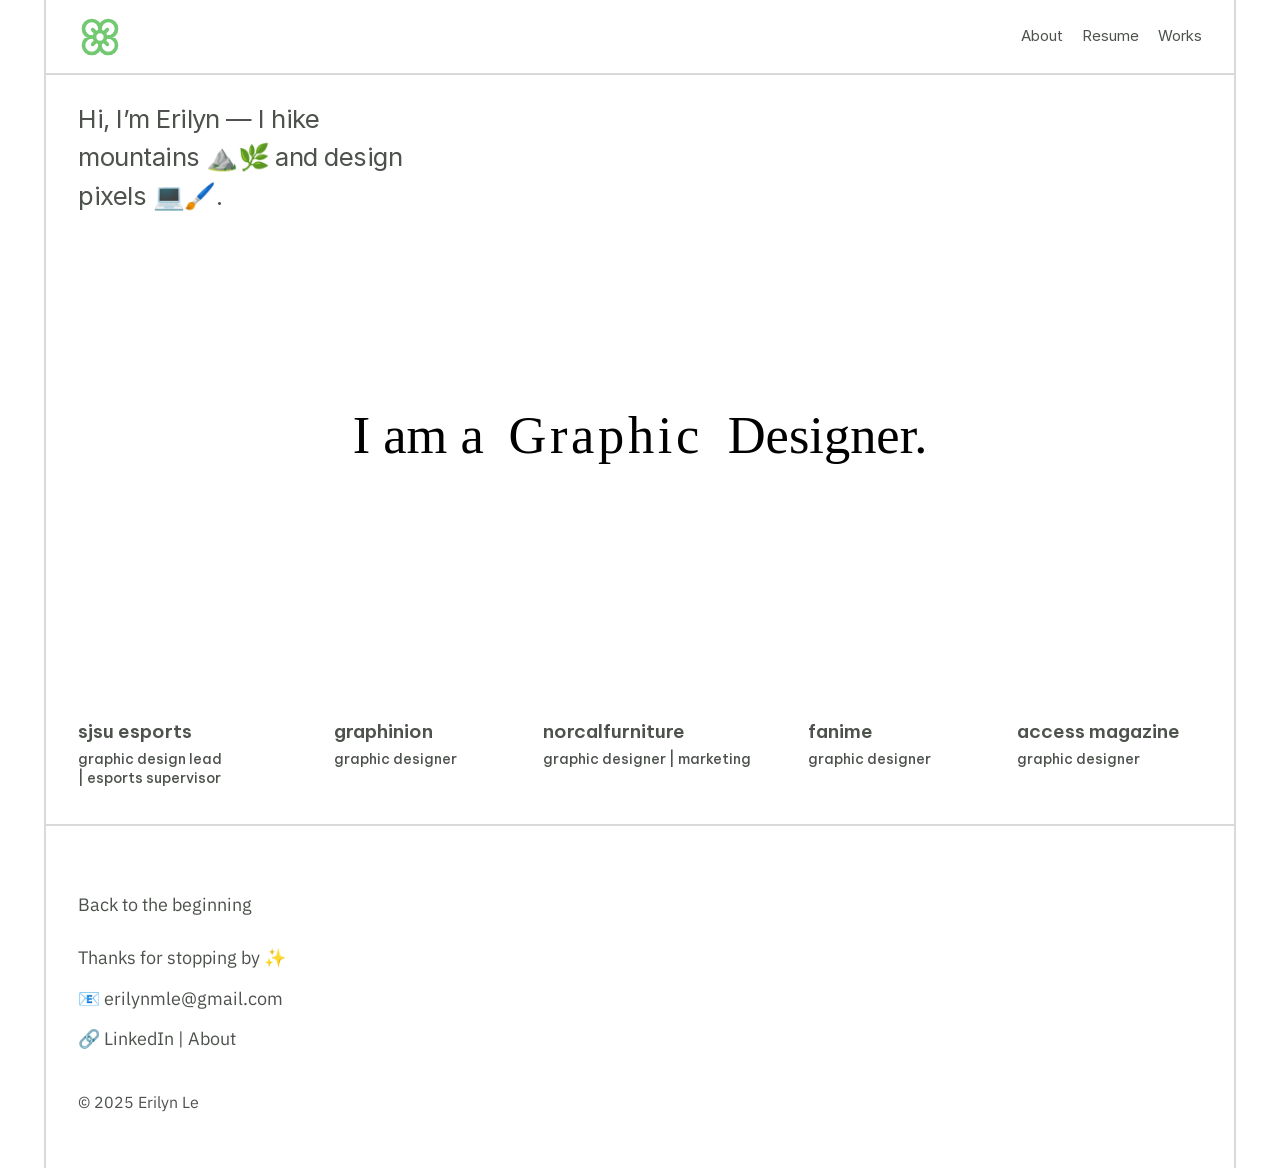
<file: index.html>
<!doctype html>
<html lang="en">
<head>
  <meta charset="utf-8">
  <meta name="viewport" content="width=device-width, initial-scale=1">
  <meta name="description" content="Erilyn Le’s graphic design portfolio.">
  <title>Erilyn Le — Graphic Designer</title>
  <link rel="stylesheet" href="fonts.css">
  <link rel="stylesheet" href="styles.css">
</head>
<body id="top">
  <a class="skip-link" href="#main">Skip to content</a>
  <div class="page-frame">
    <header class="site-header">
      <a class="brand" href="#top" aria-label="Erilyn Le — home"><svg class="brand-mark" aria-hidden="true" display="block" role="presentation" viewBox="0 0 24 24" xmlns="http://www.w3.org/2000/svg"><path d="M 0 3 C 0 1.343 1.343 0 3 0 C 4.657 0 6 1.343 6 3 C 6 4.657 4.657 6 3 6 C 1.343 6 0 4.657 0 3 Z" fill="transparent" stroke-linecap="round" stroke-linejoin="round" stroke-width="2" stroke="currentColor" transform="translate(9 9)"></path><path d="M 9 13.5 C 9 15.985 6.985 18 4.5 18 C 2.015 18 0 15.985 0 13.5 C 0 11.015 2.015 9 4.5 9 C 2.015 9 0 6.985 0 4.5 C 0 2.015 2.015 0 4.5 0 C 6.985 0 9 2.015 9 4.5 C 9 2.015 11.015 0 13.5 0 C 15.985 0 18 2.015 18 4.5 C 18 6.985 15.985 9 13.5 9 C 15.985 9 18 11.015 18 13.5 C 18 15.985 15.985 18 13.5 18 C 11.015 18 9 15.985 9 13.5" fill="transparent" stroke-linecap="round" stroke-linejoin="round" stroke-width="2" stroke="currentColor" transform="translate(3 3)"></path><path d="M 0 0 L 0 1.5" fill="transparent" stroke-linecap="round" stroke-linejoin="round" stroke-width="2" stroke="currentColor" transform="translate(12 7.5)"></path><path d="M 0 0 L 1.5 0" fill="transparent" stroke-linecap="round" stroke-linejoin="round" stroke-width="2" stroke="currentColor" transform="translate(7.5 12)"></path><path d="M 1.5 0 L 0 0" fill="transparent" stroke-linecap="round" stroke-linejoin="round" stroke-width="2" stroke="currentColor" transform="translate(15 12)"></path><path d="M 0 1.5 L 0 0" fill="transparent" stroke-linecap="round" stroke-linejoin="round" stroke-width="2" stroke="currentColor" transform="translate(12 15)"></path><path d="M 0 0 L 1.88 1.88" fill="transparent" stroke-linecap="round" stroke-linejoin="round" stroke-width="2" stroke="currentColor" transform="translate(8 8)"></path><path d="M 0 1.88 L 1.88 0" fill="transparent" stroke-linecap="round" stroke-linejoin="round" stroke-width="2" stroke="currentColor" transform="translate(14.12 8)"></path><path d="M 0 1.88 L 1.88 0" fill="transparent" stroke-linecap="round" stroke-linejoin="round" stroke-width="2" stroke="currentColor" transform="translate(8 14.12)"></path><path d="M 0 0 L 1.88 1.88" fill="transparent" stroke-linecap="round" stroke-linejoin="round" stroke-width="2" stroke="currentColor" transform="translate(14.12 14.12)"></path></svg></a>
      <nav class="main-nav" aria-label="Main navigation">
        <a href="about.html">About</a>
        <a href="https://acrobat.adobe.com/id/urn:aaid:sc:VA6C2:7dd42b29-eb09-4d13-b4a9-182cd345cfea" target="_blank" rel="noopener noreferrer">Resume</a>
        <a href="#works">Works</a>
      </nav>
    </header>

    <main id="main">
      <section class="hero" aria-labelledby="intro">
        <h1 id="intro">Hi, I’m Erilyn — I hike<br class="desktop-break">
          mountains ⛰️🌿 and design<br class="desktop-break">
          pixels 💻🖌️.</h1>
        <p class="designer-statement">I am a <span>Graphic</span> Designer.</p>
      </section>

      <nav id="works" class="project-list" aria-label="Selected design projects">
        <a class="project" href="sjsu-esports.html">
          <h2>sjsu esports</h2>
          <p>graphic design lead<br> | esports supervisor</p>
        </a>
        <a class="project" href="graphinion.html">
          <h2>graphinion</h2>
          <p>graphic designer</p>
        </a>
        <a class="project" href="norcal-furniture.html">
          <h2>norcalfurniture</h2>
          <p>graphic designer | marketing</p>
        </a>
        <a class="project" href="fanimecon.html">
          <h2>fanime</h2>
          <p>graphic designer</p>
        </a>
        <a class="project" href="access-magazine.html">
          <h2>access magazine</h2>
          <p>graphic designer</p>
        </a>
      </nav>
    </main>

    <footer class="site-footer">
      <a class="back-link" href="#top">Back to the beginning</a>
      <p>Thanks for stopping by ✨</p>
      <p>📧 <a href="mailto:erilynmle@gmail.com">erilynmle@gmail.com</a></p>
      <p>🔗 <a href="https://www.linkedin.com/feed/" target="_blank" rel="noopener noreferrer">LinkedIn</a> | <a href="about.html">About</a></p>
      <p class="copyright">© 2025 Erilyn Le</p>
    </footer>
  </div>
</body>
</html>
</file>
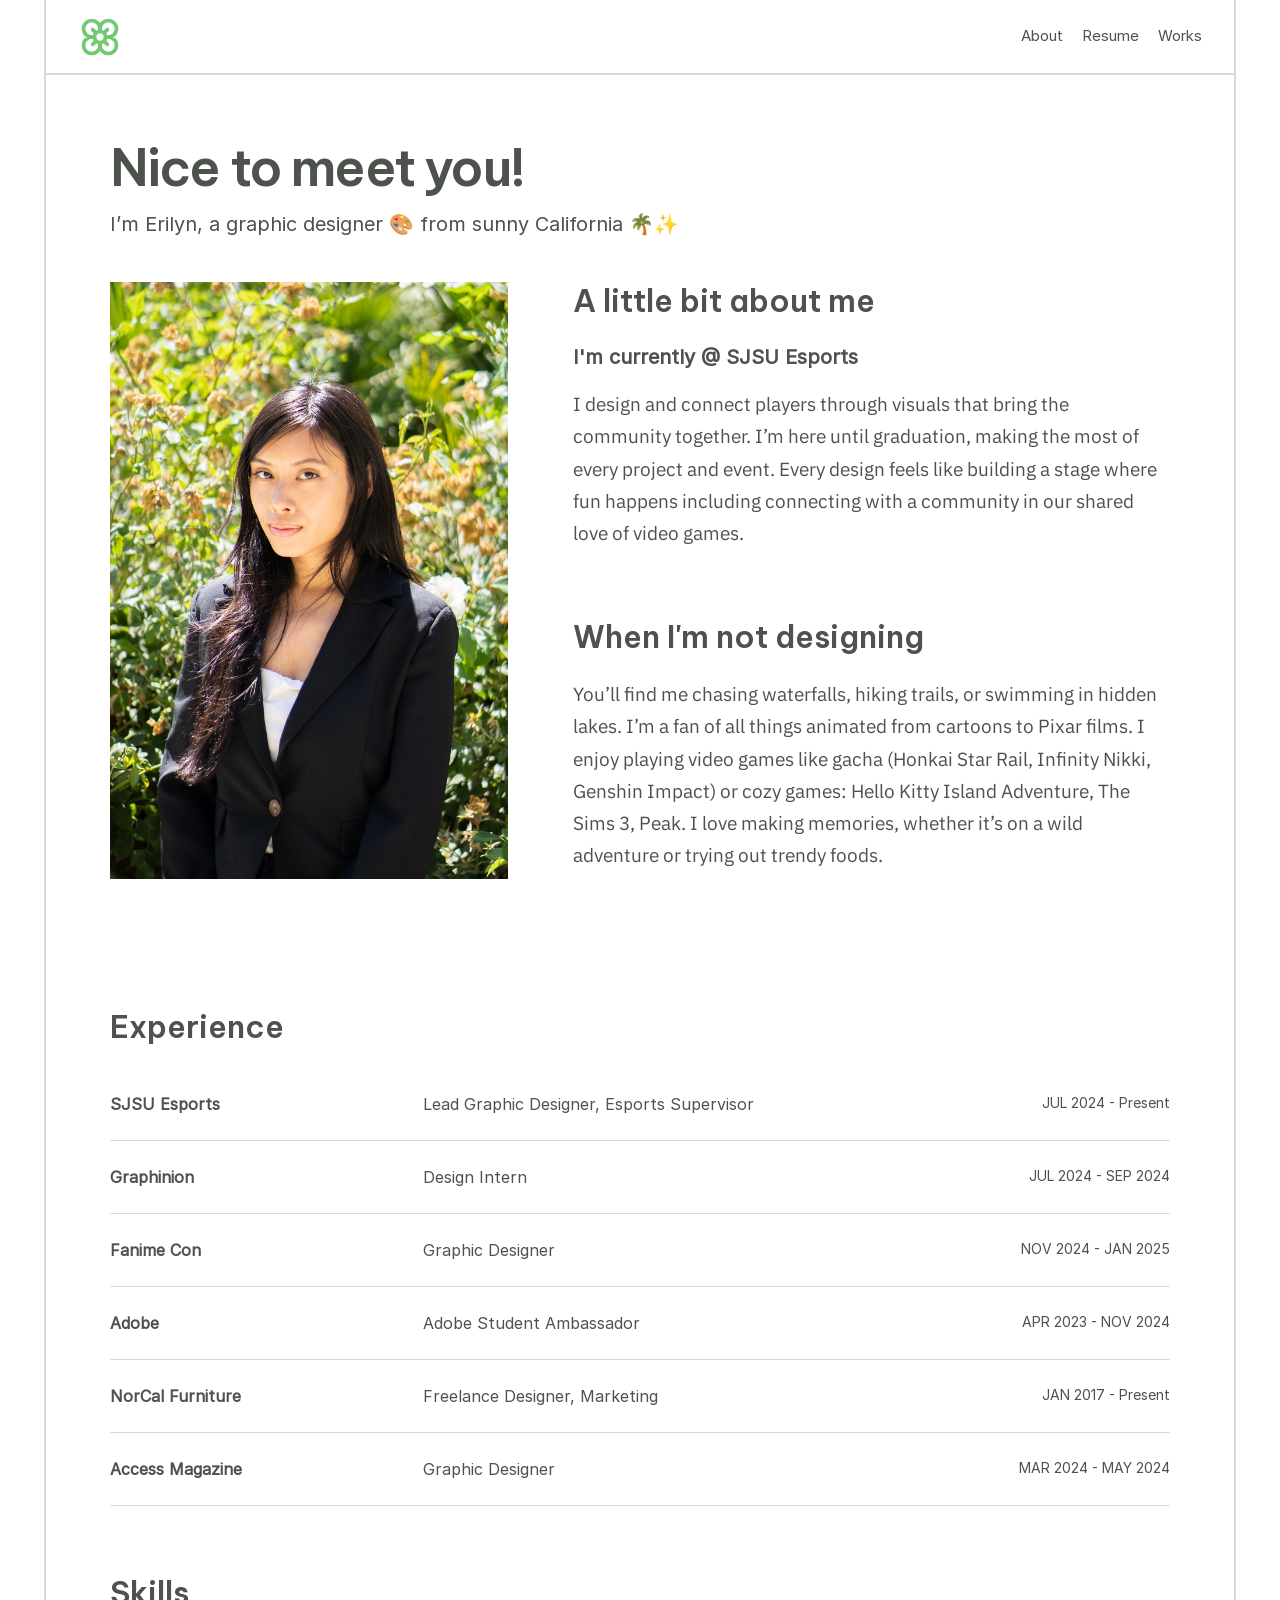
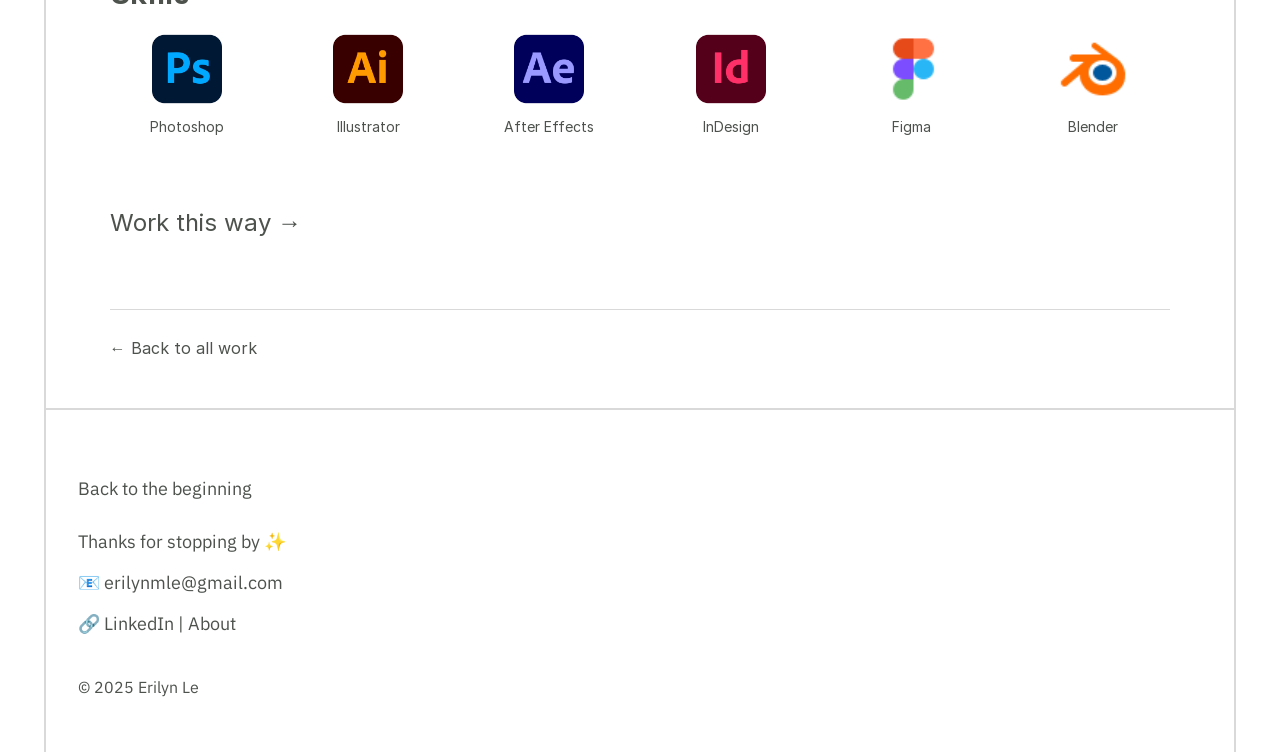
<file: about.html>
<!doctype html>
<html lang="en">
<head>
<meta charset="utf-8">
<meta name="viewport" content="width=device-width, initial-scale=1">
<title>Nice to meet you! — Erilyn Le</title>
<meta name="description" content="I’m Erilyn, a graphic designer 🎨 from sunny California 🌴✨">
<link rel="stylesheet" href="fonts.css">
<link rel="stylesheet" href="styles.css">
<link rel="stylesheet" href="pages.css">
</head>
<body id="top">
<a class="skip-link" href="#main">Skip to content</a>
<div class="page-frame">
<header class="site-header">
      <a class="brand" href="index.html" aria-label="Erilyn Le — home"><svg class="brand-mark" aria-hidden="true" display="block" role="presentation" viewBox="0 0 24 24" xmlns="http://www.w3.org/2000/svg"><path d="M 0 3 C 0 1.343 1.343 0 3 0 C 4.657 0 6 1.343 6 3 C 6 4.657 4.657 6 3 6 C 1.343 6 0 4.657 0 3 Z" fill="transparent" stroke-linecap="round" stroke-linejoin="round" stroke-width="2" stroke="currentColor" transform="translate(9 9)"></path><path d="M 9 13.5 C 9 15.985 6.985 18 4.5 18 C 2.015 18 0 15.985 0 13.5 C 0 11.015 2.015 9 4.5 9 C 2.015 9 0 6.985 0 4.5 C 0 2.015 2.015 0 4.5 0 C 6.985 0 9 2.015 9 4.5 C 9 2.015 11.015 0 13.5 0 C 15.985 0 18 2.015 18 4.5 C 18 6.985 15.985 9 13.5 9 C 15.985 9 18 11.015 18 13.5 C 18 15.985 15.985 18 13.5 18 C 11.015 18 9 15.985 9 13.5" fill="transparent" stroke-linecap="round" stroke-linejoin="round" stroke-width="2" stroke="currentColor" transform="translate(3 3)"></path><path d="M 0 0 L 0 1.5" fill="transparent" stroke-linecap="round" stroke-linejoin="round" stroke-width="2" stroke="currentColor" transform="translate(12 7.5)"></path><path d="M 0 0 L 1.5 0" fill="transparent" stroke-linecap="round" stroke-linejoin="round" stroke-width="2" stroke="currentColor" transform="translate(7.5 12)"></path><path d="M 1.5 0 L 0 0" fill="transparent" stroke-linecap="round" stroke-linejoin="round" stroke-width="2" stroke="currentColor" transform="translate(15 12)"></path><path d="M 0 1.5 L 0 0" fill="transparent" stroke-linecap="round" stroke-linejoin="round" stroke-width="2" stroke="currentColor" transform="translate(12 15)"></path><path d="M 0 0 L 1.88 1.88" fill="transparent" stroke-linecap="round" stroke-linejoin="round" stroke-width="2" stroke="currentColor" transform="translate(8 8)"></path><path d="M 0 1.88 L 1.88 0" fill="transparent" stroke-linecap="round" stroke-linejoin="round" stroke-width="2" stroke="currentColor" transform="translate(14.12 8)"></path><path d="M 0 1.88 L 1.88 0" fill="transparent" stroke-linecap="round" stroke-linejoin="round" stroke-width="2" stroke="currentColor" transform="translate(8 14.12)"></path><path d="M 0 0 L 1.88 1.88" fill="transparent" stroke-linecap="round" stroke-linejoin="round" stroke-width="2" stroke="currentColor" transform="translate(14.12 14.12)"></path></svg></a>
      <nav class="main-nav" aria-label="Main navigation">
        <a href="about.html">About</a>
        <a href="https://acrobat.adobe.com/id/urn:aaid:sc:VA6C2:7dd42b29-eb09-4d13-b4a9-182cd345cfea" target="_blank" rel="noopener noreferrer">Resume</a>
        <a href="index.html#works">Works</a>
      </nav>
    </header>
<main id="main" class="case-page">
<div class="page-heading"><h1>Nice to meet you!</h1><p class="page-subtitle">I’m Erilyn, a graphic designer 🎨 from sunny California 🌴✨</p></div>
<div class="about-intro"><figure class="portrait"><img src="assets/about-07.jpg" alt="Erilyn Le outdoors" width="1365" height="2048" loading="lazy"></figure><div><section class="case-section"><h2>A little bit about me</h2><h3>I&#x27;m currently @ SJSU Esports</h3><p>I design and connect players through visuals that bring the community together. I’m here until graduation, making the most of every project and event. Every design feels like building a stage where fun happens including connecting with a community in our shared love of video games.</p></section><section class="case-section"><h2>When I&#x27;m not designing</h2><p>You’ll find me chasing waterfalls, hiking trails, or swimming in hidden lakes. I’m a fan of all things animated from cartoons to Pixar films. I enjoy playing video games like gacha (Honkai Star Rail, Infinity Nikki, Genshin Impact) or cozy games: Hello Kitty Island Adventure, The Sims 3, Peak. I love making memories, whether it’s on a wild adventure or trying out trendy foods.</p></section></div></div><section class="case-section"><h2>Experience</h2><dl class="experience-list"><div><dt><a href="sjsu-esports.html">SJSU Esports</a></dt><dd>Lead Graphic Designer, Esports Supervisor</dd><dd class="experience-date">JUL 2024 - Present</dd></div><div><dt><a href="graphinion.html">Graphinion</a></dt><dd>Design Intern</dd><dd class="experience-date">JUL 2024 - SEP 2024</dd></div><div><dt><a href="fanimecon.html">Fanime Con</a></dt><dd>Graphic Designer</dd><dd class="experience-date">NOV 2024 - JAN 2025</dd></div><div><dt>Adobe</dt><dd>Adobe Student Ambassador</dd><dd class="experience-date">APR 2023 - NOV 2024</dd></div><div><dt><a href="norcal-furniture.html">NorCal Furniture</a></dt><dd>Freelance Designer, Marketing</dd><dd class="experience-date">JAN 2017 - Present</dd></div><div><dt><a href="access-magazine.html">Access Magazine</a></dt><dd>Graphic Designer</dd><dd class="experience-date">MAR 2024 - MAY 2024</dd></div></dl></section><section class="case-section"><h2>Skills</h2><div class="gallery skills-gallery"><figure class=""><img src="assets/about-02.png" alt="Photoshop icon" width="512" height="512" loading="lazy"><figcaption>Photoshop</figcaption></figure><figure class=""><img src="assets/about-03.png" alt="Illustrator icon" width="512" height="512" loading="lazy"><figcaption>Illustrator</figcaption></figure><figure class=""><img src="assets/about-04.png" alt="After Effects icon" width="512" height="512" loading="lazy"><figcaption>After Effects</figcaption></figure><figure class=""><img src="assets/about-05.png" alt="InDesign icon" width="512" height="512" loading="lazy"><figcaption>InDesign</figcaption></figure><figure class=""><img src="assets/about-06.png" alt="Figma icon" width="48" height="48" loading="lazy"><figcaption>Figma</figcaption></figure><figure class=""><img src="assets/about-01.png" alt="Blender icon" width="48" height="48" loading="lazy"><figcaption>Blender</figcaption></figure></div></section><p class="work-cta"><a href="index.html#works">Work this way →</a></p>
<p class="return-link"><a href="index.html#works">← Back to all work</a></p>
</main>
<footer class="site-footer">
      <a class="back-link" href="#top">Back to the beginning</a>
      <p>Thanks for stopping by ✨</p>
      <p>📧 <a href="mailto:erilynmle@gmail.com">erilynmle@gmail.com</a></p>
      <p>🔗 <a href="https://www.linkedin.com/feed/" target="_blank" rel="noopener noreferrer">LinkedIn</a> | <a href="about.html">About</a></p>
      <p class="copyright">© 2025 Erilyn Le</p>
    </footer>
</div>
</body>
</html>
</file>
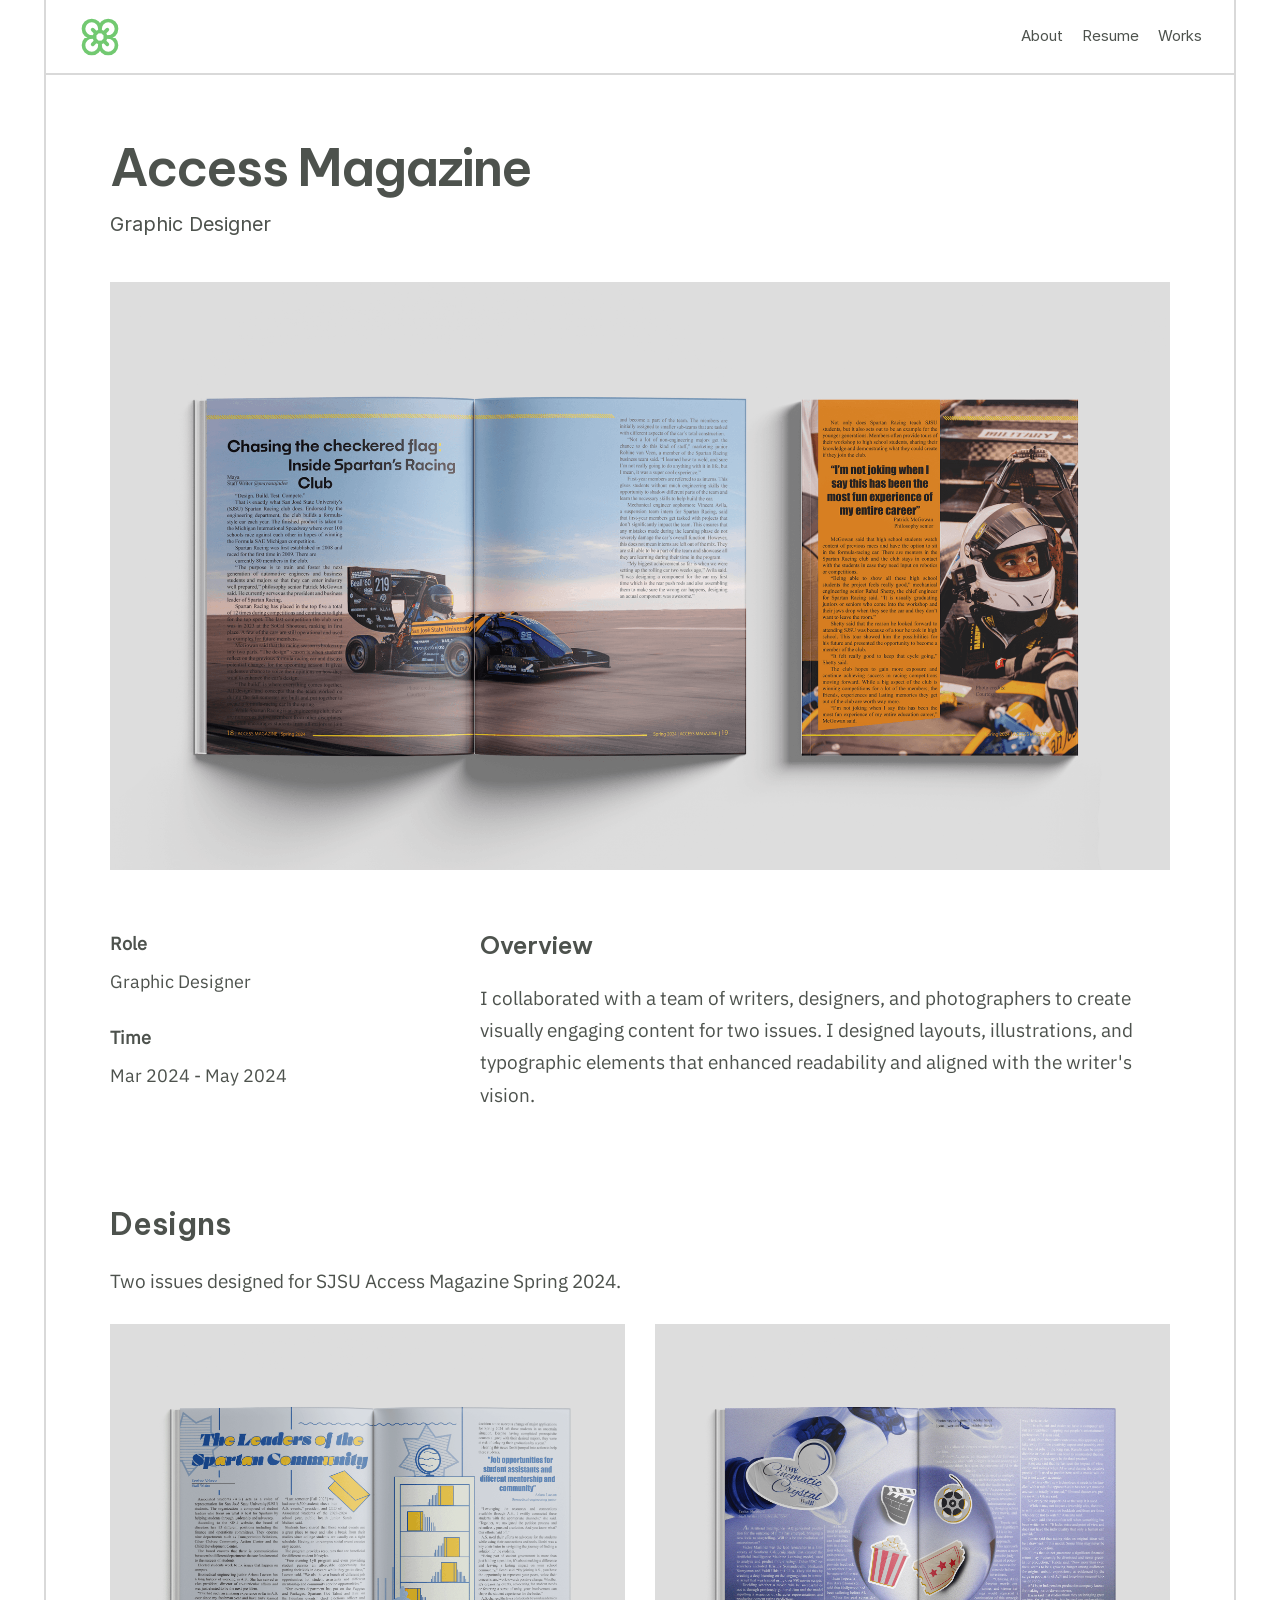
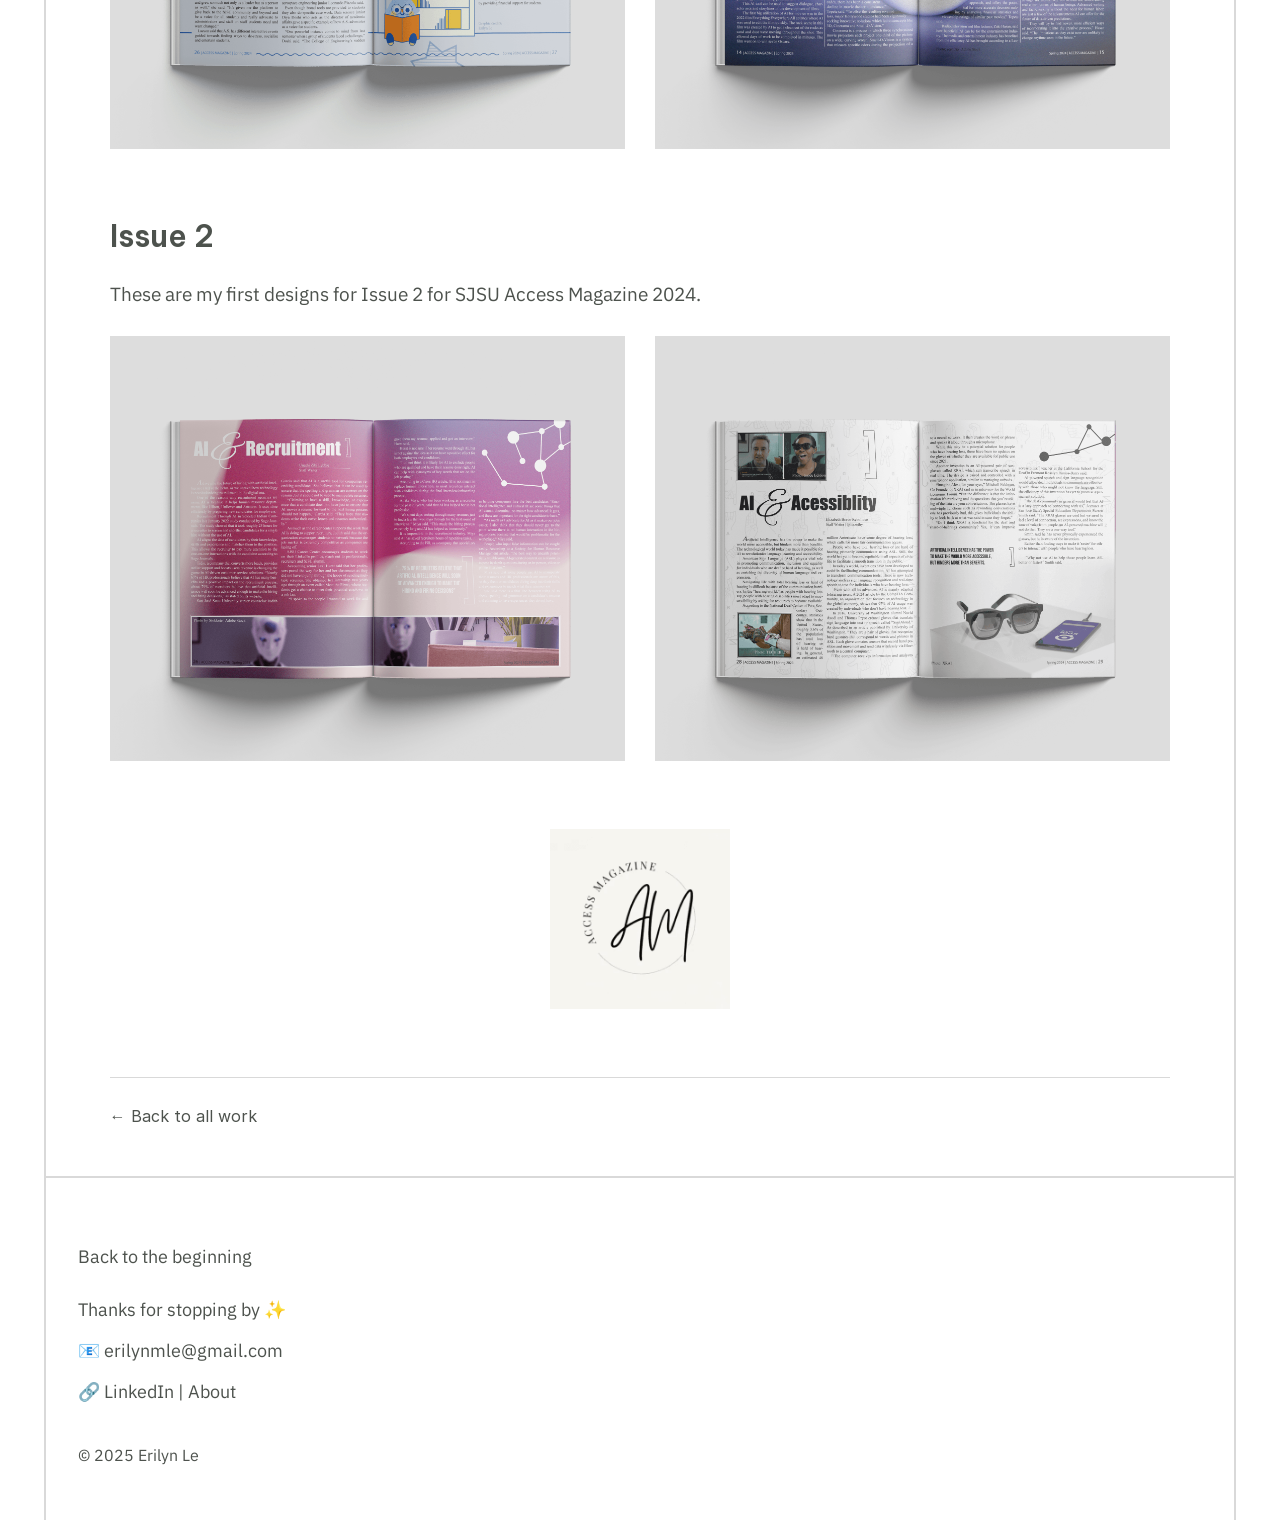
<file: access-magazine.html>
<!doctype html>
<html lang="en">
<head>
<meta charset="utf-8">
<meta name="viewport" content="width=device-width, initial-scale=1">
<title>Access Magazine — Erilyn Le</title>
<meta name="description" content="Graphic Designer">
<link rel="stylesheet" href="fonts.css">
<link rel="stylesheet" href="styles.css">
<link rel="stylesheet" href="pages.css">
</head>
<body id="top">
<a class="skip-link" href="#main">Skip to content</a>
<div class="page-frame">
<header class="site-header">
      <a class="brand" href="index.html" aria-label="Erilyn Le — home"><svg class="brand-mark" aria-hidden="true" display="block" role="presentation" viewBox="0 0 24 24" xmlns="http://www.w3.org/2000/svg"><path d="M 0 3 C 0 1.343 1.343 0 3 0 C 4.657 0 6 1.343 6 3 C 6 4.657 4.657 6 3 6 C 1.343 6 0 4.657 0 3 Z" fill="transparent" stroke-linecap="round" stroke-linejoin="round" stroke-width="2" stroke="currentColor" transform="translate(9 9)"></path><path d="M 9 13.5 C 9 15.985 6.985 18 4.5 18 C 2.015 18 0 15.985 0 13.5 C 0 11.015 2.015 9 4.5 9 C 2.015 9 0 6.985 0 4.5 C 0 2.015 2.015 0 4.5 0 C 6.985 0 9 2.015 9 4.5 C 9 2.015 11.015 0 13.5 0 C 15.985 0 18 2.015 18 4.5 C 18 6.985 15.985 9 13.5 9 C 15.985 9 18 11.015 18 13.5 C 18 15.985 15.985 18 13.5 18 C 11.015 18 9 15.985 9 13.5" fill="transparent" stroke-linecap="round" stroke-linejoin="round" stroke-width="2" stroke="currentColor" transform="translate(3 3)"></path><path d="M 0 0 L 0 1.5" fill="transparent" stroke-linecap="round" stroke-linejoin="round" stroke-width="2" stroke="currentColor" transform="translate(12 7.5)"></path><path d="M 0 0 L 1.5 0" fill="transparent" stroke-linecap="round" stroke-linejoin="round" stroke-width="2" stroke="currentColor" transform="translate(7.5 12)"></path><path d="M 1.5 0 L 0 0" fill="transparent" stroke-linecap="round" stroke-linejoin="round" stroke-width="2" stroke="currentColor" transform="translate(15 12)"></path><path d="M 0 1.5 L 0 0" fill="transparent" stroke-linecap="round" stroke-linejoin="round" stroke-width="2" stroke="currentColor" transform="translate(12 15)"></path><path d="M 0 0 L 1.88 1.88" fill="transparent" stroke-linecap="round" stroke-linejoin="round" stroke-width="2" stroke="currentColor" transform="translate(8 8)"></path><path d="M 0 1.88 L 1.88 0" fill="transparent" stroke-linecap="round" stroke-linejoin="round" stroke-width="2" stroke="currentColor" transform="translate(14.12 8)"></path><path d="M 0 1.88 L 1.88 0" fill="transparent" stroke-linecap="round" stroke-linejoin="round" stroke-width="2" stroke="currentColor" transform="translate(8 14.12)"></path><path d="M 0 0 L 1.88 1.88" fill="transparent" stroke-linecap="round" stroke-linejoin="round" stroke-width="2" stroke="currentColor" transform="translate(14.12 14.12)"></path></svg></a>
      <nav class="main-nav" aria-label="Main navigation">
        <a href="about.html">About</a>
        <a href="https://acrobat.adobe.com/id/urn:aaid:sc:VA6C2:7dd42b29-eb09-4d13-b4a9-182cd345cfea" target="_blank" rel="noopener noreferrer">Resume</a>
        <a href="index.html#works">Works</a>
      </nav>
    </header>
<main id="main" class="case-page">
<div class="page-heading"><h1>Access Magazine</h1><p class="page-subtitle">Graphic Designer</p></div>
<figure class="project-cover"><img src="assets/access-magazine-02.png" alt="Access Magazine editorial spreads" width="2048" height="1135" loading="lazy"></figure><div class="project-overview"><dl><dt>Role</dt><dd>Graphic Designer</dd><dt>Time</dt><dd>Mar 2024 - May 2024</dd></dl><section class="case-section"><h2>Overview</h2><p>I collaborated with a team of writers, designers, and photographers to create visually engaging content for two issues. I designed layouts, illustrations, and typographic elements that enhanced readability and aligned with the writer&#x27;s vision.</p></section></div><section class="case-section"><h2>Designs</h2><p>Two issues designed for SJSU Access Magazine Spring 2024.</p><div class="gallery"><figure class=""><img src="assets/access-magazine-01.png" alt="The Last Word of the Spartan Community editorial spread" width="2048" height="1691" loading="lazy"></figure><figure class=""><img src="assets/access-magazine-04.png" alt="Access Magazine story with circular illustrations" width="2048" height="1691" loading="lazy"></figure></div></section><section class="case-section"><h2>Issue 2</h2><p>These are my first designs for Issue 2 for SJSU Access Magazine 2024.</p><div class="gallery"><figure class=""><img src="assets/access-magazine-05.png" alt="AI and recruitment editorial spread" width="2048" height="1691" loading="lazy"></figure><figure class=""><img src="assets/access-magazine-06.png" alt="AI and accessibility editorial spread" width="2048" height="1691" loading="lazy"></figure></div></section><figure class="publication-logo"><img src="assets/access-magazine-03.png" alt="Access Magazine logo" width="400" height="400" loading="lazy"></figure>
<p class="return-link"><a href="index.html#works">← Back to all work</a></p>
</main>
<footer class="site-footer">
      <a class="back-link" href="#top">Back to the beginning</a>
      <p>Thanks for stopping by ✨</p>
      <p>📧 <a href="mailto:erilynmle@gmail.com">erilynmle@gmail.com</a></p>
      <p>🔗 <a href="https://www.linkedin.com/feed/" target="_blank" rel="noopener noreferrer">LinkedIn</a> | <a href="about.html">About</a></p>
      <p class="copyright">© 2025 Erilyn Le</p>
    </footer>
</div>
</body>
</html>
</file>
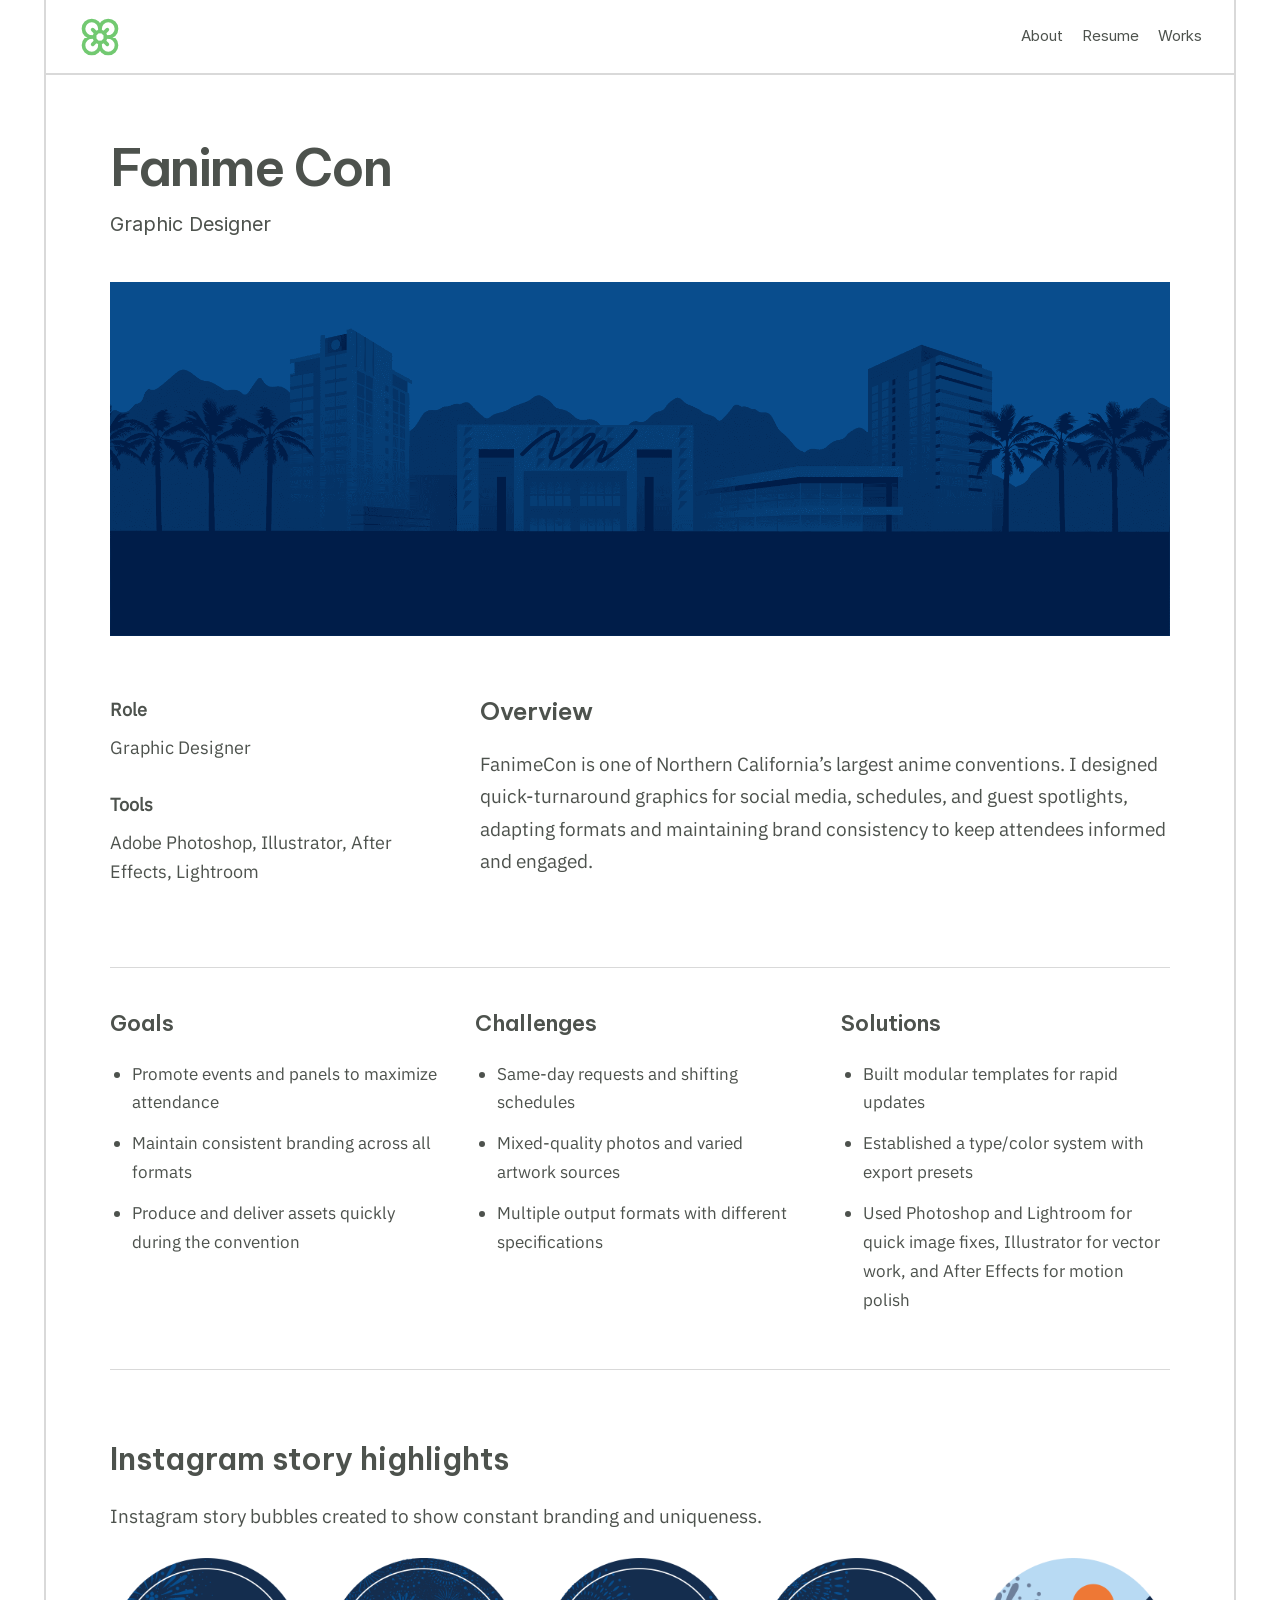
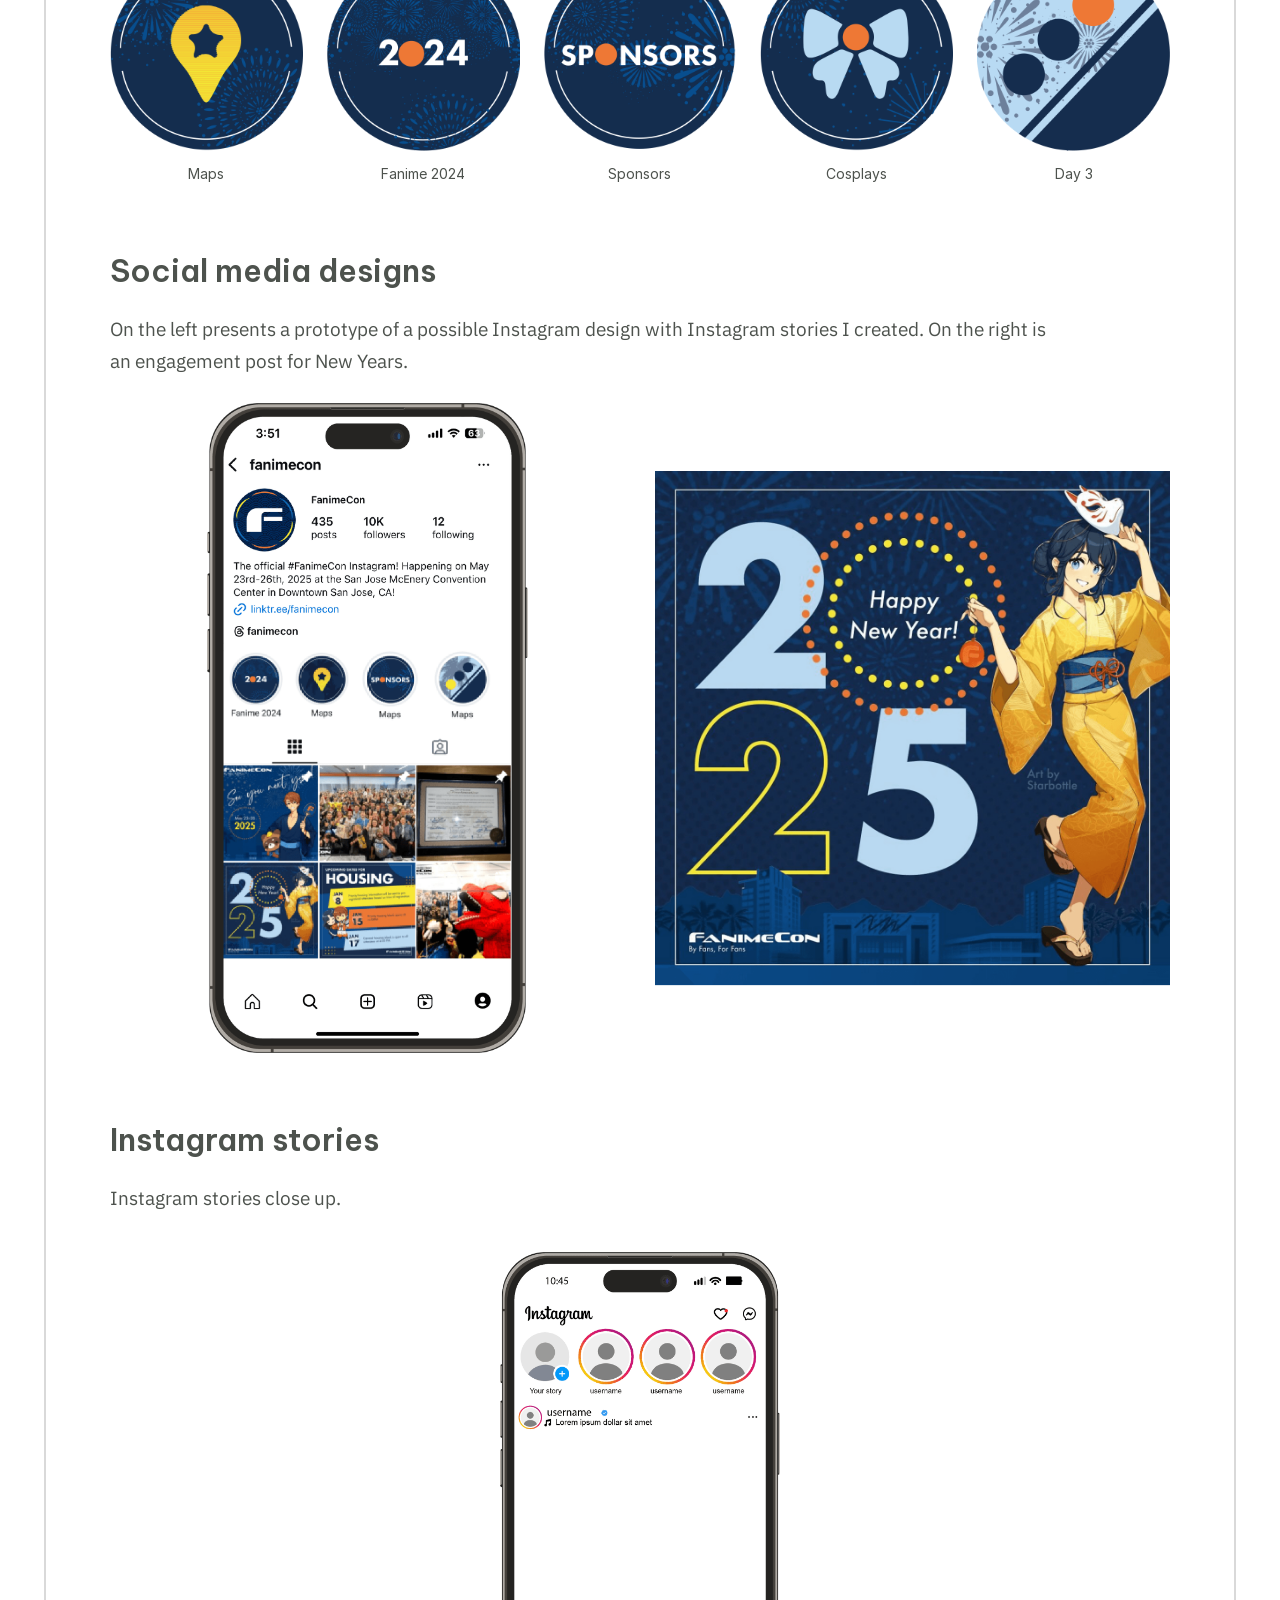
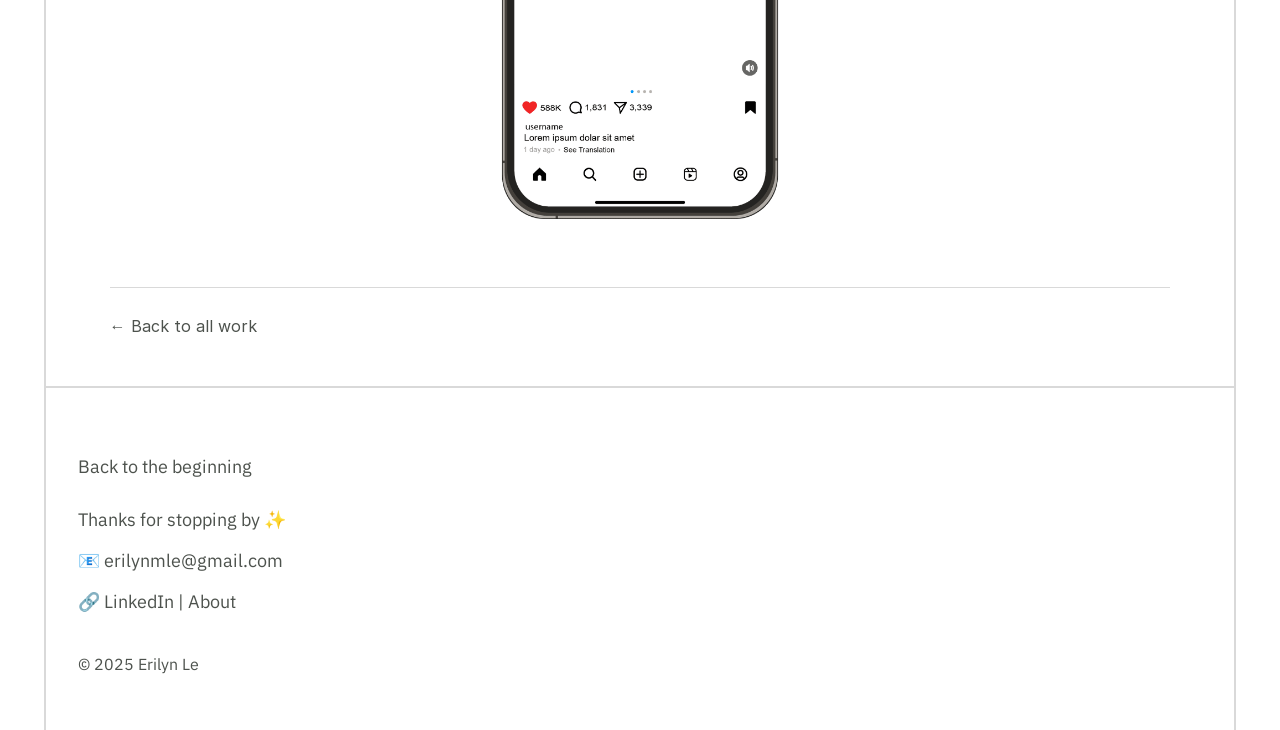
<file: fanimecon.html>
<!doctype html>
<html lang="en">
<head>
<meta charset="utf-8">
<meta name="viewport" content="width=device-width, initial-scale=1">
<title>Fanime Con — Erilyn Le</title>
<meta name="description" content="Graphic Designer">
<link rel="stylesheet" href="fonts.css">
<link rel="stylesheet" href="styles.css">
<link rel="stylesheet" href="pages.css">
</head>
<body id="top">
<a class="skip-link" href="#main">Skip to content</a>
<div class="page-frame">
<header class="site-header">
      <a class="brand" href="index.html" aria-label="Erilyn Le — home"><svg class="brand-mark" aria-hidden="true" display="block" role="presentation" viewBox="0 0 24 24" xmlns="http://www.w3.org/2000/svg"><path d="M 0 3 C 0 1.343 1.343 0 3 0 C 4.657 0 6 1.343 6 3 C 6 4.657 4.657 6 3 6 C 1.343 6 0 4.657 0 3 Z" fill="transparent" stroke-linecap="round" stroke-linejoin="round" stroke-width="2" stroke="currentColor" transform="translate(9 9)"></path><path d="M 9 13.5 C 9 15.985 6.985 18 4.5 18 C 2.015 18 0 15.985 0 13.5 C 0 11.015 2.015 9 4.5 9 C 2.015 9 0 6.985 0 4.5 C 0 2.015 2.015 0 4.5 0 C 6.985 0 9 2.015 9 4.5 C 9 2.015 11.015 0 13.5 0 C 15.985 0 18 2.015 18 4.5 C 18 6.985 15.985 9 13.5 9 C 15.985 9 18 11.015 18 13.5 C 18 15.985 15.985 18 13.5 18 C 11.015 18 9 15.985 9 13.5" fill="transparent" stroke-linecap="round" stroke-linejoin="round" stroke-width="2" stroke="currentColor" transform="translate(3 3)"></path><path d="M 0 0 L 0 1.5" fill="transparent" stroke-linecap="round" stroke-linejoin="round" stroke-width="2" stroke="currentColor" transform="translate(12 7.5)"></path><path d="M 0 0 L 1.5 0" fill="transparent" stroke-linecap="round" stroke-linejoin="round" stroke-width="2" stroke="currentColor" transform="translate(7.5 12)"></path><path d="M 1.5 0 L 0 0" fill="transparent" stroke-linecap="round" stroke-linejoin="round" stroke-width="2" stroke="currentColor" transform="translate(15 12)"></path><path d="M 0 1.5 L 0 0" fill="transparent" stroke-linecap="round" stroke-linejoin="round" stroke-width="2" stroke="currentColor" transform="translate(12 15)"></path><path d="M 0 0 L 1.88 1.88" fill="transparent" stroke-linecap="round" stroke-linejoin="round" stroke-width="2" stroke="currentColor" transform="translate(8 8)"></path><path d="M 0 1.88 L 1.88 0" fill="transparent" stroke-linecap="round" stroke-linejoin="round" stroke-width="2" stroke="currentColor" transform="translate(14.12 8)"></path><path d="M 0 1.88 L 1.88 0" fill="transparent" stroke-linecap="round" stroke-linejoin="round" stroke-width="2" stroke="currentColor" transform="translate(8 14.12)"></path><path d="M 0 0 L 1.88 1.88" fill="transparent" stroke-linecap="round" stroke-linejoin="round" stroke-width="2" stroke="currentColor" transform="translate(14.12 14.12)"></path></svg></a>
      <nav class="main-nav" aria-label="Main navigation">
        <a href="about.html">About</a>
        <a href="https://acrobat.adobe.com/id/urn:aaid:sc:VA6C2:7dd42b29-eb09-4d13-b4a9-182cd345cfea" target="_blank" rel="noopener noreferrer">Resume</a>
        <a href="index.html#works">Works</a>
      </nav>
    </header>
<main id="main" class="case-page">
<div class="page-heading"><h1>Fanime Con</h1><p class="page-subtitle">Graphic Designer</p></div>
<figure class="project-cover skyline"><img src="assets/fanimecon-09.png" alt="FanimeCon city skyline graphic" width="2048" height="684" loading="lazy"></figure><div class="project-overview"><dl><dt>Role</dt><dd>Graphic Designer</dd><dt>Tools</dt><dd>Adobe Photoshop, Illustrator, After Effects, Lightroom</dd></dl><section class="case-section"><h2>Overview</h2><p>FanimeCon is one of Northern California’s largest anime conventions. I designed quick-turnaround graphics for social media, schedules, and guest spotlights, adapting formats and maintaining brand consistency to keep attendees informed and engaged.</p></section></div><div class="strategy-grid"><section class="case-section"><h2>Goals</h2><ul><li>Promote events and panels to maximize attendance</li><li>Maintain consistent branding across all formats</li><li>Produce and deliver assets quickly during the convention</li></ul></section><section class="case-section"><h2>Challenges</h2><ul><li>Same-day requests and shifting schedules</li><li>Mixed-quality photos and varied artwork sources</li><li>Multiple output formats with different specifications</li></ul></section><section class="case-section"><h2>Solutions</h2><ul><li>Built modular templates for rapid updates</li><li>Established a type/color system with export presets</li><li>Used Photoshop and Lightroom for quick image fixes, Illustrator for vector work, and After Effects for motion polish</li></ul></section></div><section class="case-section"><h2>Instagram story highlights</h2><p>Instagram story bubbles created to show constant branding and uniqueness.</p><div class="gallery highlight-gallery"><figure class=""><img src="assets/fanimecon-01.png" alt="Maps story highlight" width="2048" height="2048" loading="lazy"><figcaption>Maps</figcaption></figure><figure class=""><img src="assets/fanimecon-02.png" alt="Fanime 2024 story highlight" width="2048" height="2048" loading="lazy"><figcaption>Fanime 2024</figcaption></figure><figure class=""><img src="assets/fanimecon-03.png" alt="Sponsors story highlight" width="2048" height="2048" loading="lazy"><figcaption>Sponsors</figcaption></figure><figure class=""><img src="assets/fanimecon-04.png" alt="Cosplays story highlight" width="2048" height="2048" loading="lazy"><figcaption>Cosplays</figcaption></figure><figure class=""><img src="assets/fanimecon-05.png" alt="Day 3 story highlight" width="2048" height="2048" loading="lazy"><figcaption>Day 3</figcaption></figure></div></section><section class="case-section"><h2>Social media designs</h2><p>On the left presents a prototype of a possible Instagram design with Instagram stories I created. On the right is an engagement post for New Years.</p><div class="gallery social-pair"><figure class=""><img src="assets/fanimecon-08.png" alt="FanimeCon Instagram profile prototype" width="1011" height="2048" loading="lazy"></figure><figure class=""><img src="assets/fanimecon-06.png" alt="FanimeCon New Year 2025 engagement graphic" width="1170" height="1168" loading="lazy"></figure></div></section><section class="case-section"><h2>Instagram stories</h2><p>Instagram stories close up.</p><figure class="phone-example"><img src="assets/fanimecon-07.png" alt="Instagram story highlights preview on a phone" width="1011" height="2048" loading="lazy"></figure></section>
<p class="return-link"><a href="index.html#works">← Back to all work</a></p>
</main>
<footer class="site-footer">
      <a class="back-link" href="#top">Back to the beginning</a>
      <p>Thanks for stopping by ✨</p>
      <p>📧 <a href="mailto:erilynmle@gmail.com">erilynmle@gmail.com</a></p>
      <p>🔗 <a href="https://www.linkedin.com/feed/" target="_blank" rel="noopener noreferrer">LinkedIn</a> | <a href="about.html">About</a></p>
      <p class="copyright">© 2025 Erilyn Le</p>
    </footer>
</div>
</body>
</html>
</file>
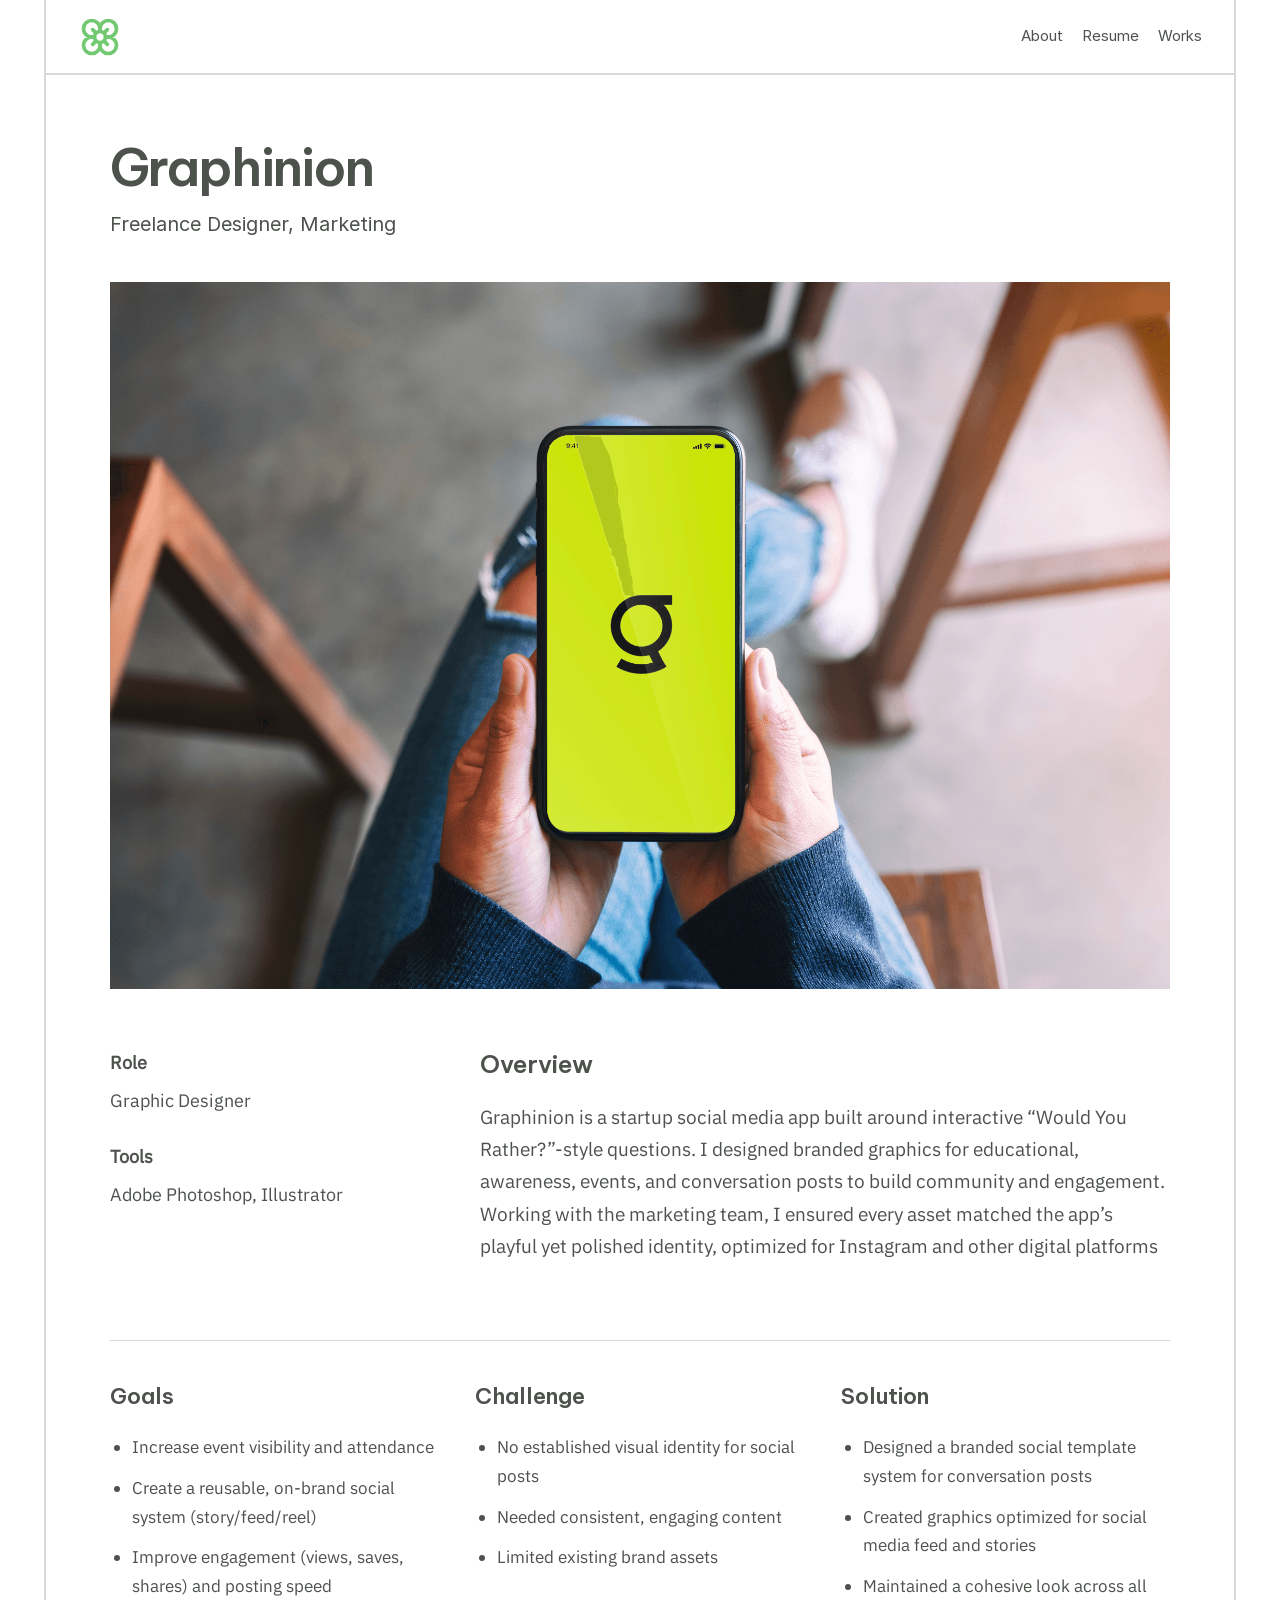
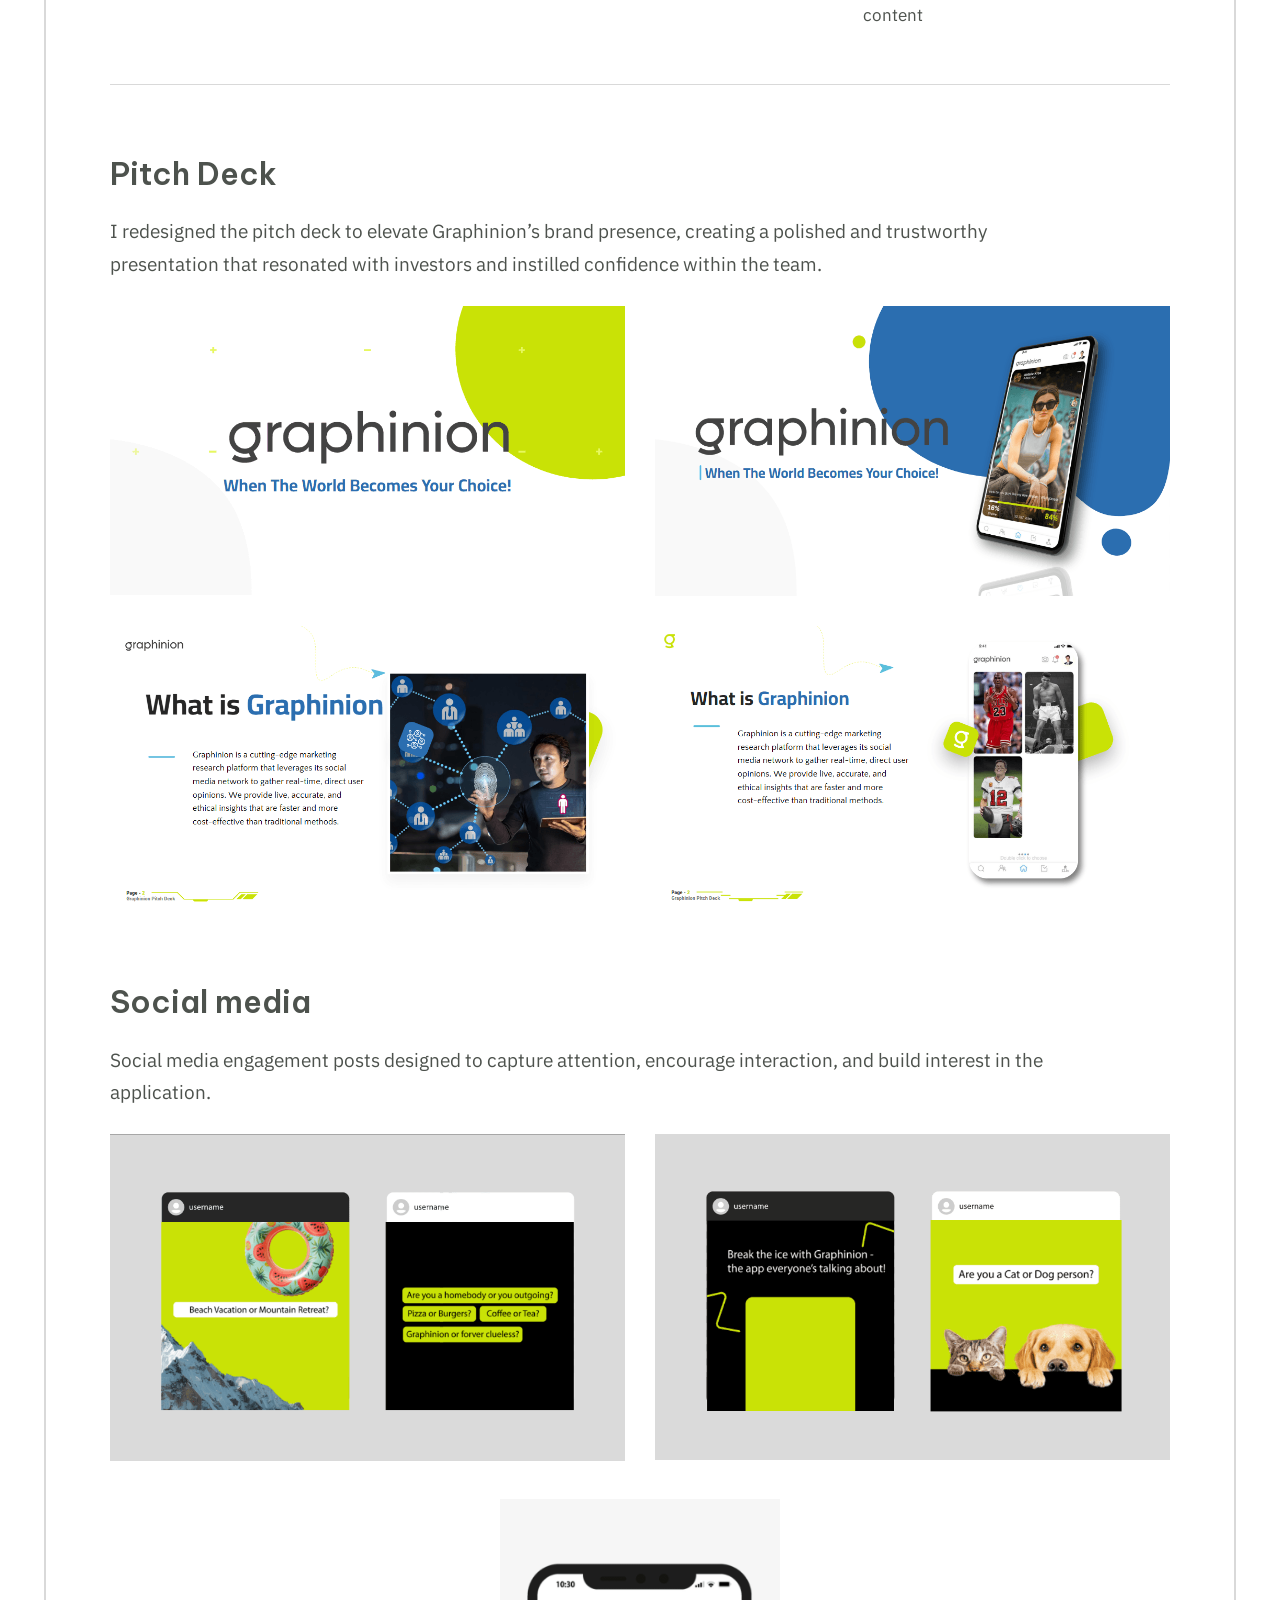
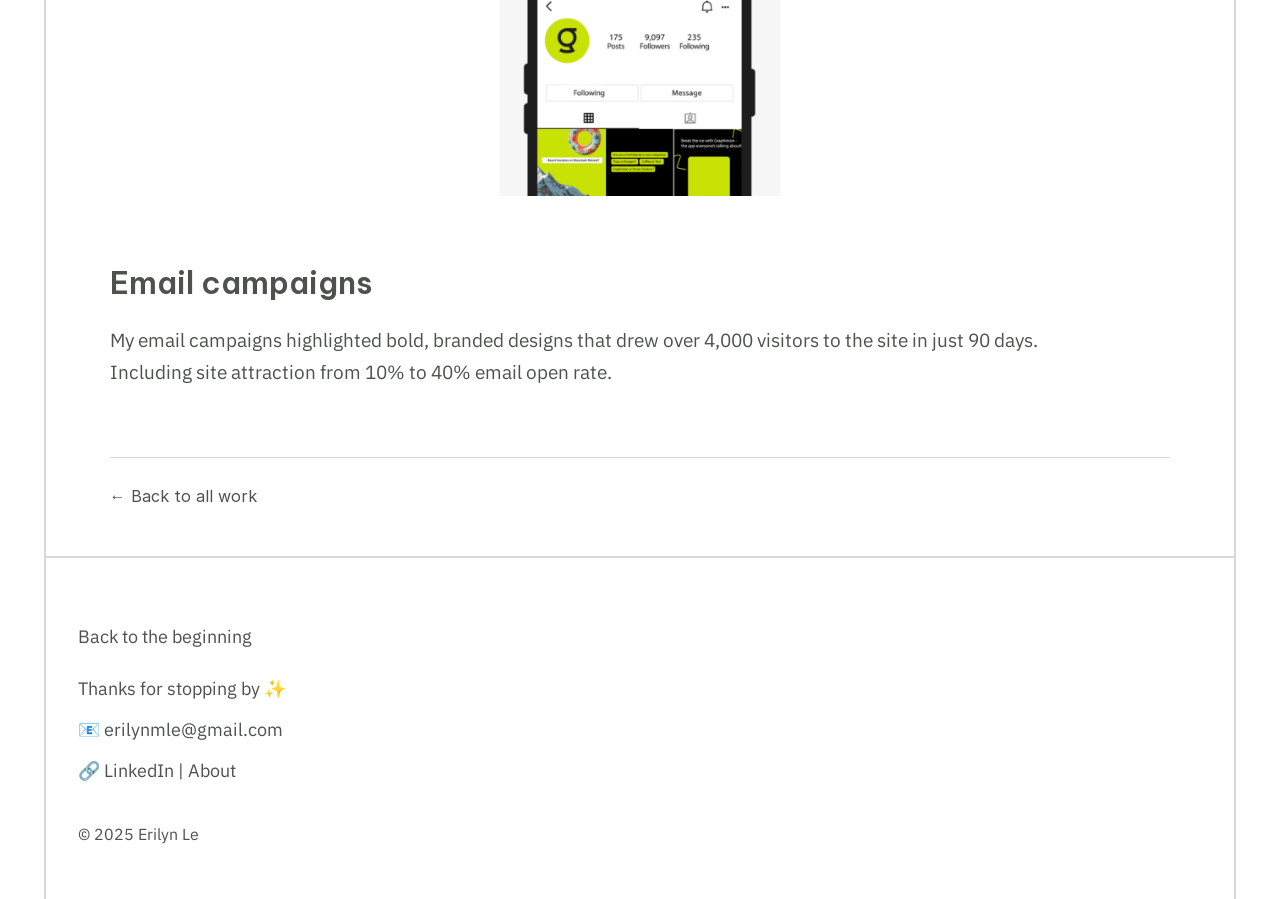
<file: graphinion.html>
<!doctype html>
<html lang="en">
<head>
<meta charset="utf-8">
<meta name="viewport" content="width=device-width, initial-scale=1">
<title>Graphinion — Erilyn Le</title>
<meta name="description" content="Freelance Designer, Marketing">
<link rel="stylesheet" href="fonts.css">
<link rel="stylesheet" href="styles.css">
<link rel="stylesheet" href="pages.css">
</head>
<body id="top">
<a class="skip-link" href="#main">Skip to content</a>
<div class="page-frame">
<header class="site-header">
      <a class="brand" href="index.html" aria-label="Erilyn Le — home"><svg class="brand-mark" aria-hidden="true" display="block" role="presentation" viewBox="0 0 24 24" xmlns="http://www.w3.org/2000/svg"><path d="M 0 3 C 0 1.343 1.343 0 3 0 C 4.657 0 6 1.343 6 3 C 6 4.657 4.657 6 3 6 C 1.343 6 0 4.657 0 3 Z" fill="transparent" stroke-linecap="round" stroke-linejoin="round" stroke-width="2" stroke="currentColor" transform="translate(9 9)"></path><path d="M 9 13.5 C 9 15.985 6.985 18 4.5 18 C 2.015 18 0 15.985 0 13.5 C 0 11.015 2.015 9 4.5 9 C 2.015 9 0 6.985 0 4.5 C 0 2.015 2.015 0 4.5 0 C 6.985 0 9 2.015 9 4.5 C 9 2.015 11.015 0 13.5 0 C 15.985 0 18 2.015 18 4.5 C 18 6.985 15.985 9 13.5 9 C 15.985 9 18 11.015 18 13.5 C 18 15.985 15.985 18 13.5 18 C 11.015 18 9 15.985 9 13.5" fill="transparent" stroke-linecap="round" stroke-linejoin="round" stroke-width="2" stroke="currentColor" transform="translate(3 3)"></path><path d="M 0 0 L 0 1.5" fill="transparent" stroke-linecap="round" stroke-linejoin="round" stroke-width="2" stroke="currentColor" transform="translate(12 7.5)"></path><path d="M 0 0 L 1.5 0" fill="transparent" stroke-linecap="round" stroke-linejoin="round" stroke-width="2" stroke="currentColor" transform="translate(7.5 12)"></path><path d="M 1.5 0 L 0 0" fill="transparent" stroke-linecap="round" stroke-linejoin="round" stroke-width="2" stroke="currentColor" transform="translate(15 12)"></path><path d="M 0 1.5 L 0 0" fill="transparent" stroke-linecap="round" stroke-linejoin="round" stroke-width="2" stroke="currentColor" transform="translate(12 15)"></path><path d="M 0 0 L 1.88 1.88" fill="transparent" stroke-linecap="round" stroke-linejoin="round" stroke-width="2" stroke="currentColor" transform="translate(8 8)"></path><path d="M 0 1.88 L 1.88 0" fill="transparent" stroke-linecap="round" stroke-linejoin="round" stroke-width="2" stroke="currentColor" transform="translate(14.12 8)"></path><path d="M 0 1.88 L 1.88 0" fill="transparent" stroke-linecap="round" stroke-linejoin="round" stroke-width="2" stroke="currentColor" transform="translate(8 14.12)"></path><path d="M 0 0 L 1.88 1.88" fill="transparent" stroke-linecap="round" stroke-linejoin="round" stroke-width="2" stroke="currentColor" transform="translate(14.12 14.12)"></path></svg></a>
      <nav class="main-nav" aria-label="Main navigation">
        <a href="about.html">About</a>
        <a href="https://acrobat.adobe.com/id/urn:aaid:sc:VA6C2:7dd42b29-eb09-4d13-b4a9-182cd345cfea" target="_blank" rel="noopener noreferrer">Resume</a>
        <a href="index.html#works">Works</a>
      </nav>
    </header>
<main id="main" class="case-page">
<div class="page-heading"><h1>Graphinion</h1><p class="page-subtitle">Freelance Designer, Marketing</p></div>
<figure class="project-cover"><img src="assets/graphinion-08.png" alt="Graphinion app identity shown on a phone" width="2048" height="1365" loading="lazy"></figure><div class="project-overview"><dl><dt>Role</dt><dd>Graphic Designer</dd><dt>Tools</dt><dd>Adobe Photoshop, Illustrator</dd></dl><section class="case-section"><h2>Overview</h2><p>Graphinion is a startup social media app built around interactive “Would You Rather?”-style questions. I designed branded graphics for educational, awareness, events, and conversation posts to build community and engagement. Working with the marketing team, I ensured every asset matched the app’s playful yet polished identity, optimized for Instagram and other digital platforms</p></section></div><div class="strategy-grid"><section class="case-section"><h2>Goals</h2><ul><li>Increase event visibility and attendance</li><li>Create a reusable, on-brand social system (story/feed/reel)</li><li>Improve engagement (views, saves, shares) and posting speed</li></ul></section><section class="case-section"><h2>Challenge</h2><ul><li>No established visual identity for social posts</li><li>Needed consistent, engaging content</li><li>Limited existing brand assets</li></ul></section><section class="case-section"><h2>Solution</h2><ul><li>Designed a branded social template system for conversation posts</li><li>Created graphics optimized for social media feed and stories</li><li>Maintained a cohesive look across all content</li></ul></section></div><section class="case-section"><h2>Pitch Deck</h2><p>I redesigned the pitch deck to elevate Graphinion’s brand presence, creating a polished and trustworthy presentation that resonated with investors and instilled confidence within the team.</p><div class="gallery"><figure class=""><img src="assets/graphinion-01.png" alt="Graphinion pitch deck cover" width="986" height="552" loading="lazy"></figure><figure class=""><img src="assets/graphinion-02.png" alt="Graphinion pitch deck cover with app mockup" width="986" height="554" loading="lazy"></figure><figure class=""><img src="assets/graphinion-03.png" alt="What is Graphinion pitch deck slide" width="984" height="552" loading="lazy"></figure><figure class=""><img src="assets/graphinion-04.png" alt="Graphinion introduction slide with product mockups" width="984" height="553" loading="lazy"></figure></div></section><section class="case-section"><h2>Social media</h2><p>Social media engagement posts designed to capture attention, encourage interaction, and build interest in the application.</p><div class="gallery"><figure class=""><img src="assets/graphinion-05.png" alt="Graphinion mountain and educational social graphics" width="873" height="554" loading="lazy"></figure><figure class=""><img src="assets/graphinion-06.png" alt="Graphinion conversation posts and cat-or-dog poll" width="871" height="550" loading="lazy"></figure></div><figure class="phone-example"><img src="assets/graphinion-07.png" alt="Graphinion Instagram profile and branded feed" width="662" height="700" loading="lazy"></figure></section><section class="case-section"><h2>Email campaigns</h2><p>My email campaigns highlighted bold, branded designs that drew over 4,000 visitors to the site in just 90 days. Including site attraction from 10% to 40% email open rate.</p></section>
<p class="return-link"><a href="index.html#works">← Back to all work</a></p>
</main>
<footer class="site-footer">
      <a class="back-link" href="#top">Back to the beginning</a>
      <p>Thanks for stopping by ✨</p>
      <p>📧 <a href="mailto:erilynmle@gmail.com">erilynmle@gmail.com</a></p>
      <p>🔗 <a href="https://www.linkedin.com/feed/" target="_blank" rel="noopener noreferrer">LinkedIn</a> | <a href="about.html">About</a></p>
      <p class="copyright">© 2025 Erilyn Le</p>
    </footer>
</div>
</body>
</html>
</file>
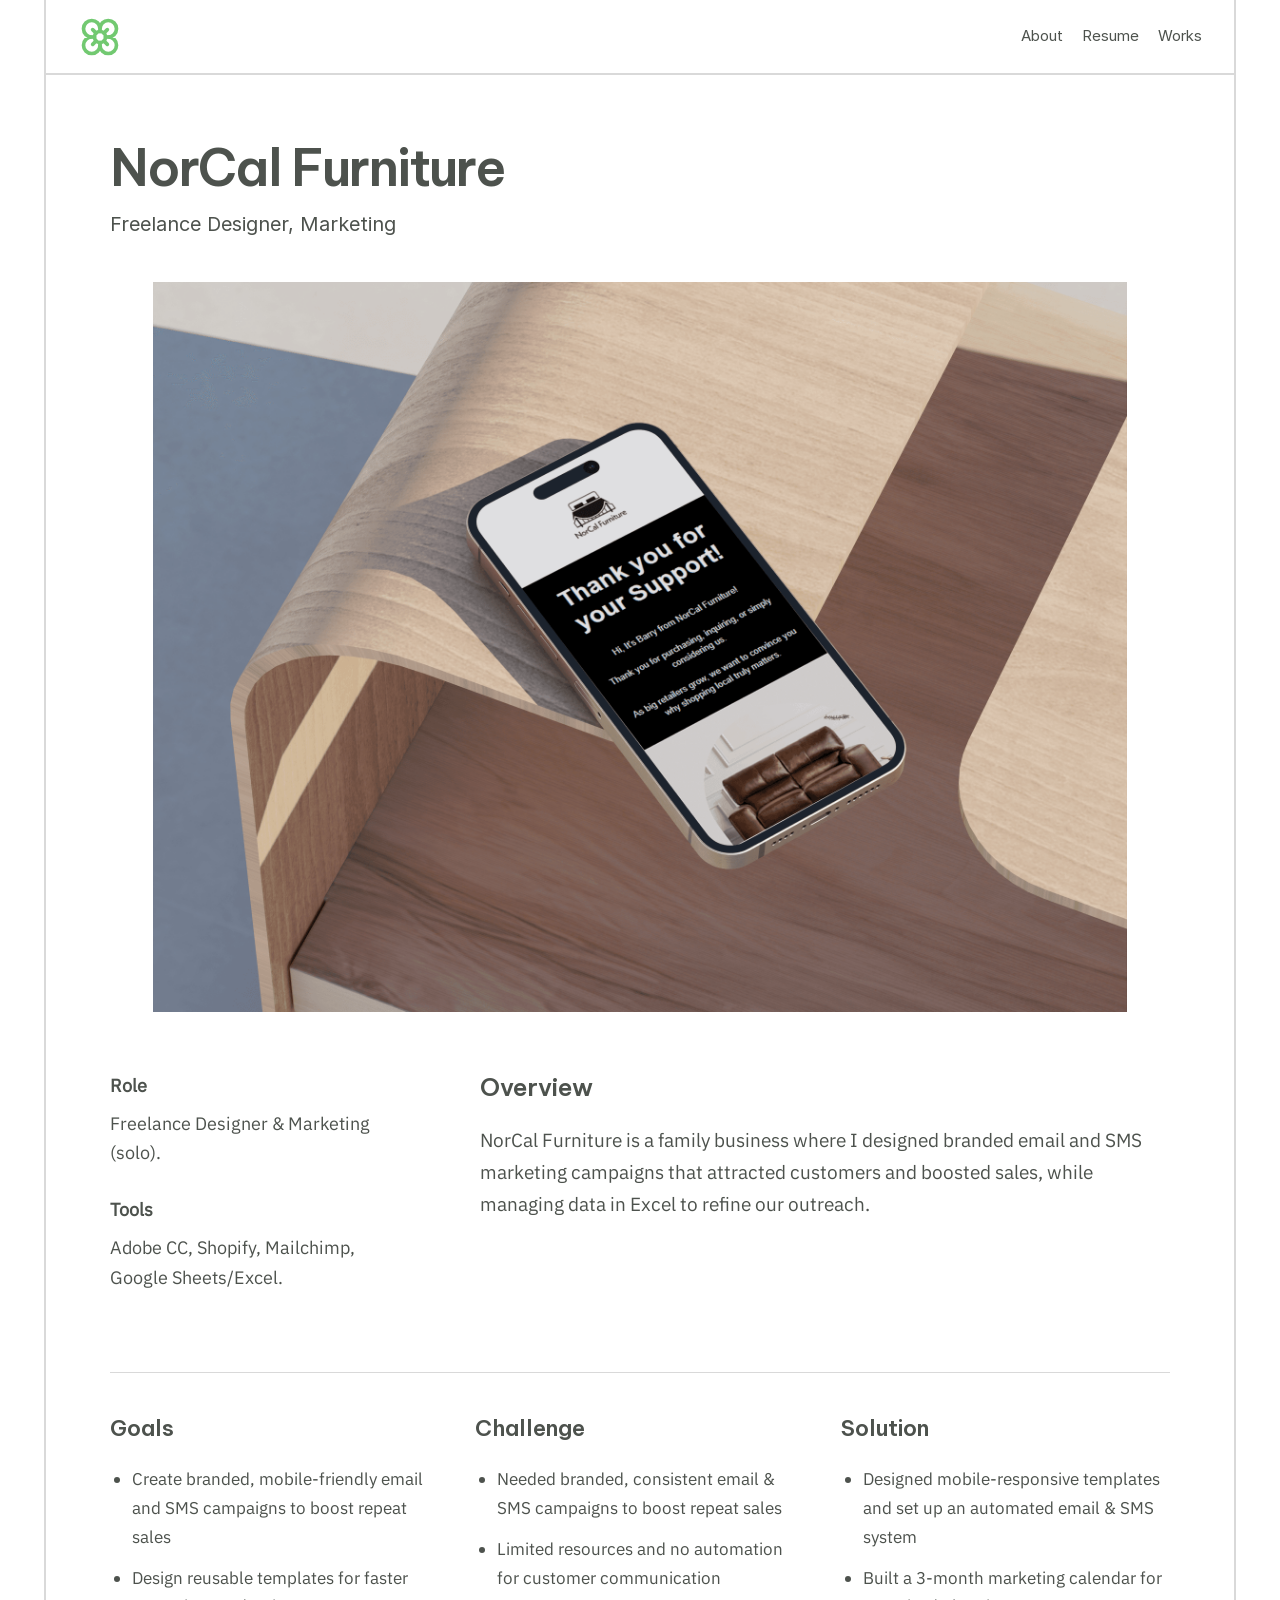
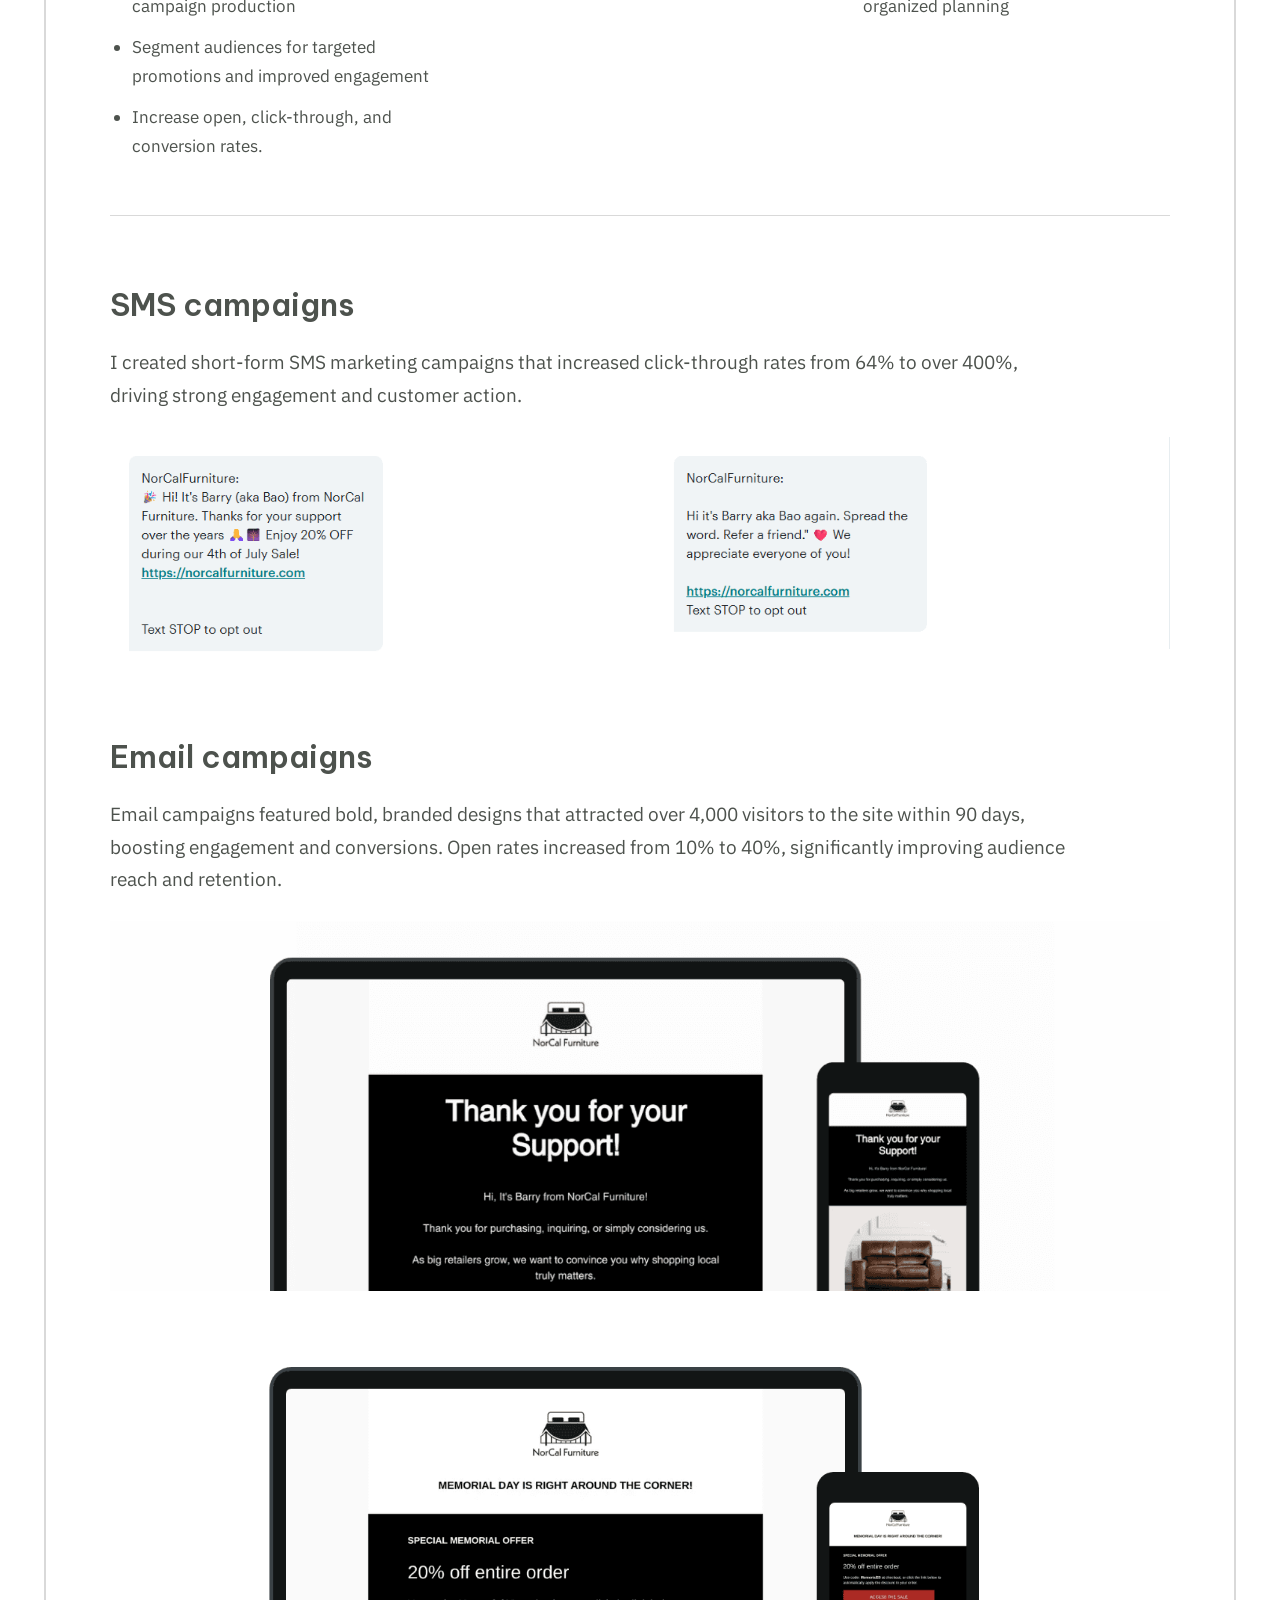
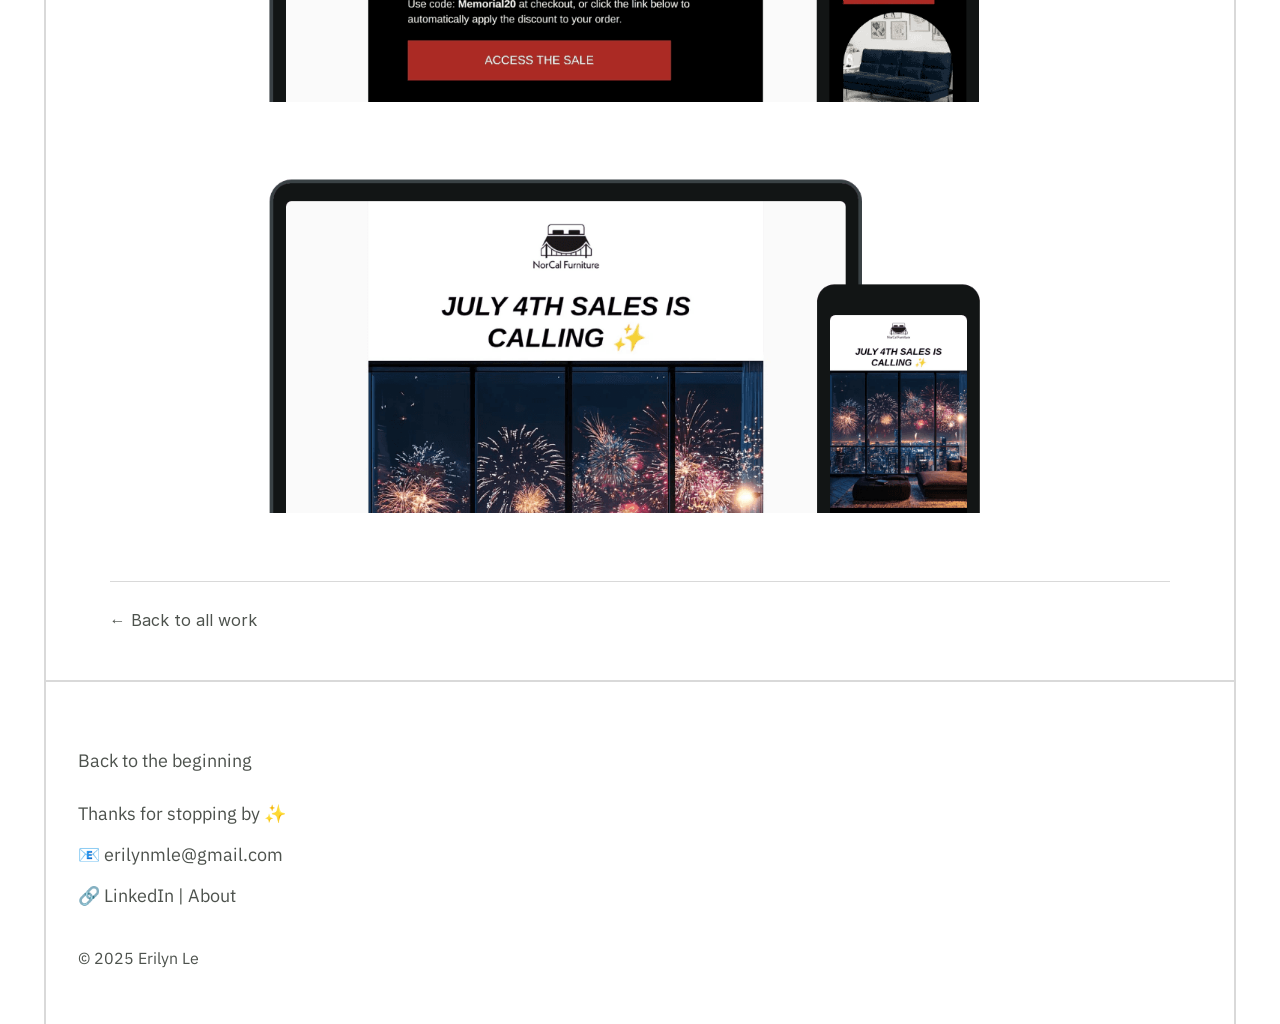
<file: norcal-furniture.html>
<!doctype html>
<html lang="en">
<head>
<meta charset="utf-8">
<meta name="viewport" content="width=device-width, initial-scale=1">
<title>NorCal Furniture — Erilyn Le</title>
<meta name="description" content="Freelance Designer, Marketing">
<link rel="stylesheet" href="fonts.css">
<link rel="stylesheet" href="styles.css">
<link rel="stylesheet" href="pages.css">
</head>
<body id="top">
<a class="skip-link" href="#main">Skip to content</a>
<div class="page-frame">
<header class="site-header">
      <a class="brand" href="index.html" aria-label="Erilyn Le — home"><svg class="brand-mark" aria-hidden="true" display="block" role="presentation" viewBox="0 0 24 24" xmlns="http://www.w3.org/2000/svg"><path d="M 0 3 C 0 1.343 1.343 0 3 0 C 4.657 0 6 1.343 6 3 C 6 4.657 4.657 6 3 6 C 1.343 6 0 4.657 0 3 Z" fill="transparent" stroke-linecap="round" stroke-linejoin="round" stroke-width="2" stroke="currentColor" transform="translate(9 9)"></path><path d="M 9 13.5 C 9 15.985 6.985 18 4.5 18 C 2.015 18 0 15.985 0 13.5 C 0 11.015 2.015 9 4.5 9 C 2.015 9 0 6.985 0 4.5 C 0 2.015 2.015 0 4.5 0 C 6.985 0 9 2.015 9 4.5 C 9 2.015 11.015 0 13.5 0 C 15.985 0 18 2.015 18 4.5 C 18 6.985 15.985 9 13.5 9 C 15.985 9 18 11.015 18 13.5 C 18 15.985 15.985 18 13.5 18 C 11.015 18 9 15.985 9 13.5" fill="transparent" stroke-linecap="round" stroke-linejoin="round" stroke-width="2" stroke="currentColor" transform="translate(3 3)"></path><path d="M 0 0 L 0 1.5" fill="transparent" stroke-linecap="round" stroke-linejoin="round" stroke-width="2" stroke="currentColor" transform="translate(12 7.5)"></path><path d="M 0 0 L 1.5 0" fill="transparent" stroke-linecap="round" stroke-linejoin="round" stroke-width="2" stroke="currentColor" transform="translate(7.5 12)"></path><path d="M 1.5 0 L 0 0" fill="transparent" stroke-linecap="round" stroke-linejoin="round" stroke-width="2" stroke="currentColor" transform="translate(15 12)"></path><path d="M 0 1.5 L 0 0" fill="transparent" stroke-linecap="round" stroke-linejoin="round" stroke-width="2" stroke="currentColor" transform="translate(12 15)"></path><path d="M 0 0 L 1.88 1.88" fill="transparent" stroke-linecap="round" stroke-linejoin="round" stroke-width="2" stroke="currentColor" transform="translate(8 8)"></path><path d="M 0 1.88 L 1.88 0" fill="transparent" stroke-linecap="round" stroke-linejoin="round" stroke-width="2" stroke="currentColor" transform="translate(14.12 8)"></path><path d="M 0 1.88 L 1.88 0" fill="transparent" stroke-linecap="round" stroke-linejoin="round" stroke-width="2" stroke="currentColor" transform="translate(8 14.12)"></path><path d="M 0 0 L 1.88 1.88" fill="transparent" stroke-linecap="round" stroke-linejoin="round" stroke-width="2" stroke="currentColor" transform="translate(14.12 14.12)"></path></svg></a>
      <nav class="main-nav" aria-label="Main navigation">
        <a href="about.html">About</a>
        <a href="https://acrobat.adobe.com/id/urn:aaid:sc:VA6C2:7dd42b29-eb09-4d13-b4a9-182cd345cfea" target="_blank" rel="noopener noreferrer">Resume</a>
        <a href="index.html#works">Works</a>
      </nav>
    </header>
<main id="main" class="case-page">
<div class="page-heading"><h1>NorCal Furniture</h1><p class="page-subtitle">Freelance Designer, Marketing</p></div>
<figure class="project-cover"><img src="assets/norcal-furniture-06.png" alt="NorCal Furniture email campaign displayed on a phone" width="2048" height="1536" loading="lazy"></figure><div class="project-overview"><dl><dt>Role</dt><dd>Freelance Designer &amp; Marketing (solo).</dd><dt>Tools</dt><dd>Adobe CC, Shopify, Mailchimp, Google Sheets/Excel.</dd></dl><section class="case-section"><h2>Overview</h2><p>NorCal Furniture is a family business where I designed branded email and SMS marketing campaigns that attracted customers and boosted sales, while managing data in Excel to refine our outreach.</p></section></div><div class="strategy-grid"><section class="case-section"><h2>Goals</h2><ul><li>Create branded, mobile-friendly email and SMS campaigns to boost repeat sales</li><li>Design reusable templates for faster campaign production</li><li>Segment audiences for targeted promotions and improved engagement</li><li>Increase open, click-through, and conversion rates.</li></ul></section><section class="case-section"><h2>Challenge</h2><ul><li>Needed branded, consistent email &amp; SMS campaigns to boost repeat sales</li><li>Limited resources and no automation for customer communication</li></ul></section><section class="case-section"><h2>Solution</h2><ul><li>Designed mobile-responsive templates and set up an automated email &amp; SMS system</li><li>Built a 3-month marketing calendar for organized planning</li></ul></section></div><section class="case-section"><h2>SMS campaigns</h2><p>I created short-form SMS marketing campaigns that increased click-through rates from 64% to over 400%, driving strong engagement and customer action.</p><div class="gallery"><figure class=""><img src="assets/norcal-furniture-01.png" alt="NorCal Furniture Fourth of July SMS campaign" width="655" height="296" loading="lazy"></figure><figure class=""><img src="assets/norcal-furniture-02.png" alt="NorCal Furniture referral SMS campaign" width="657" height="270" loading="lazy"></figure></div></section><section class="case-section"><h2>Email campaigns</h2><p>Email campaigns featured bold, branded designs that attracted over 4,000 visitors to the site within 90 days, boosting engagement and conversions. Open rates increased from 10% to 40%, significantly improving audience reach and retention.</p><div class="gallery gallery-single"><figure class=""><img src="assets/norcal-furniture-03.png" alt="Thank-you email campaign for desktop and mobile" width="1419" height="495" loading="lazy"></figure><figure class=""><img src="assets/norcal-furniture-04.png" alt="NorCal Furniture promotional email campaign" width="1416" height="495" loading="lazy"></figure><figure class=""><img src="assets/norcal-furniture-05.png" alt="Fourth of July email design for desktop and mobile" width="1415" height="495" loading="lazy"></figure></div></section>
<p class="return-link"><a href="index.html#works">← Back to all work</a></p>
</main>
<footer class="site-footer">
      <a class="back-link" href="#top">Back to the beginning</a>
      <p>Thanks for stopping by ✨</p>
      <p>📧 <a href="mailto:erilynmle@gmail.com">erilynmle@gmail.com</a></p>
      <p>🔗 <a href="https://www.linkedin.com/feed/" target="_blank" rel="noopener noreferrer">LinkedIn</a> | <a href="about.html">About</a></p>
      <p class="copyright">© 2025 Erilyn Le</p>
    </footer>
</div>
</body>
</html>
</file>
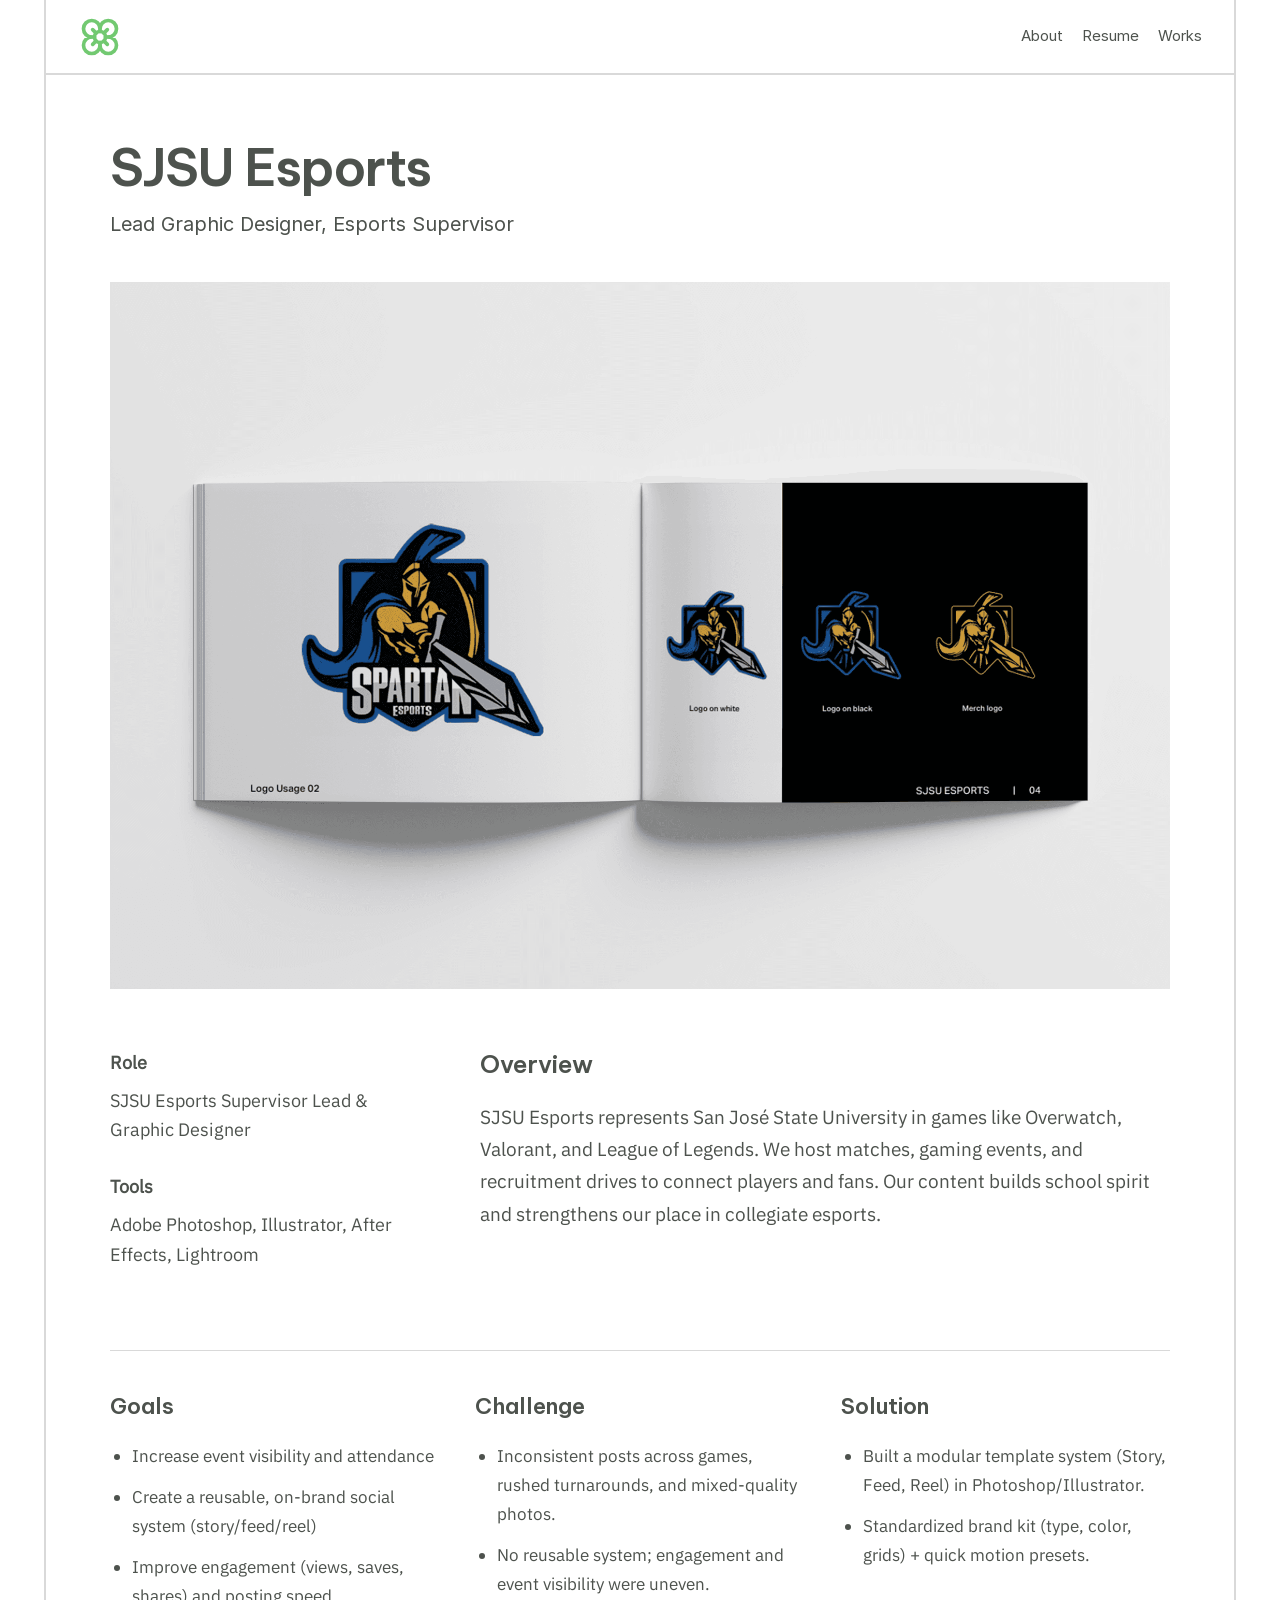
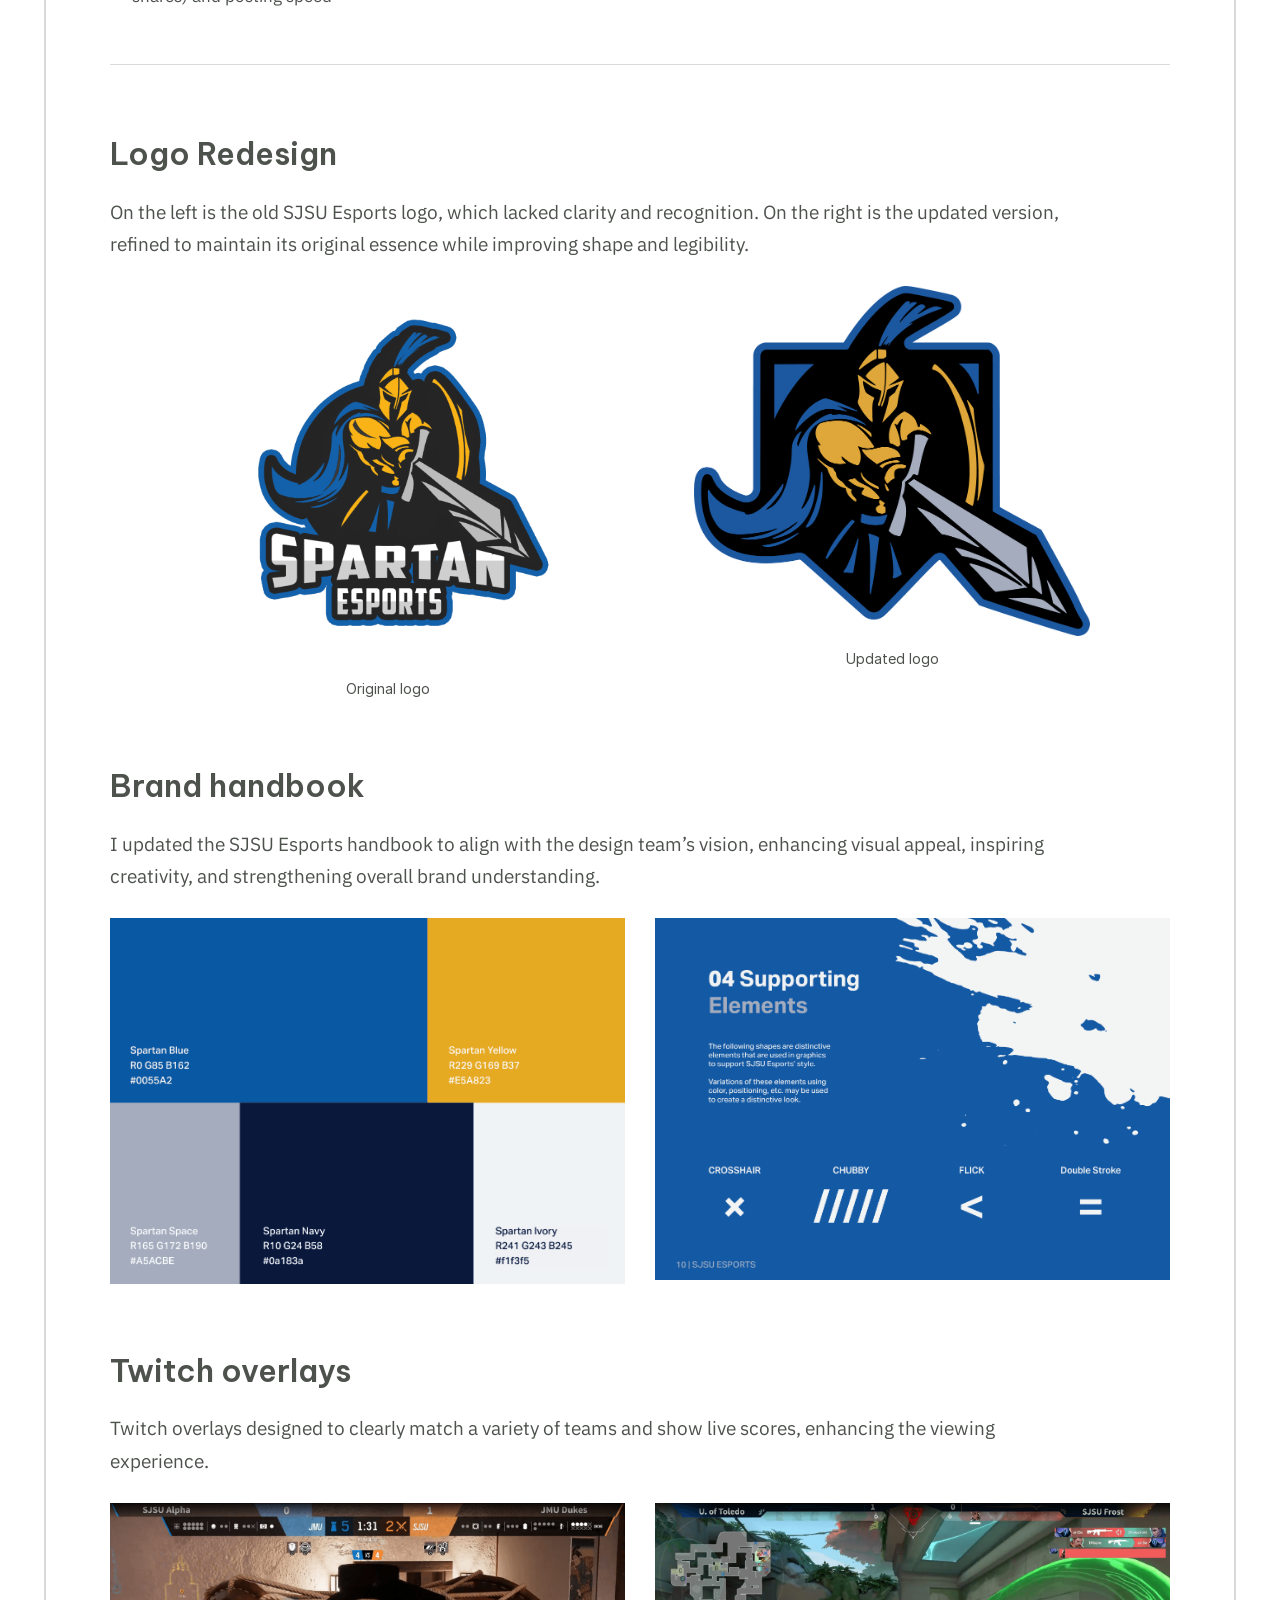
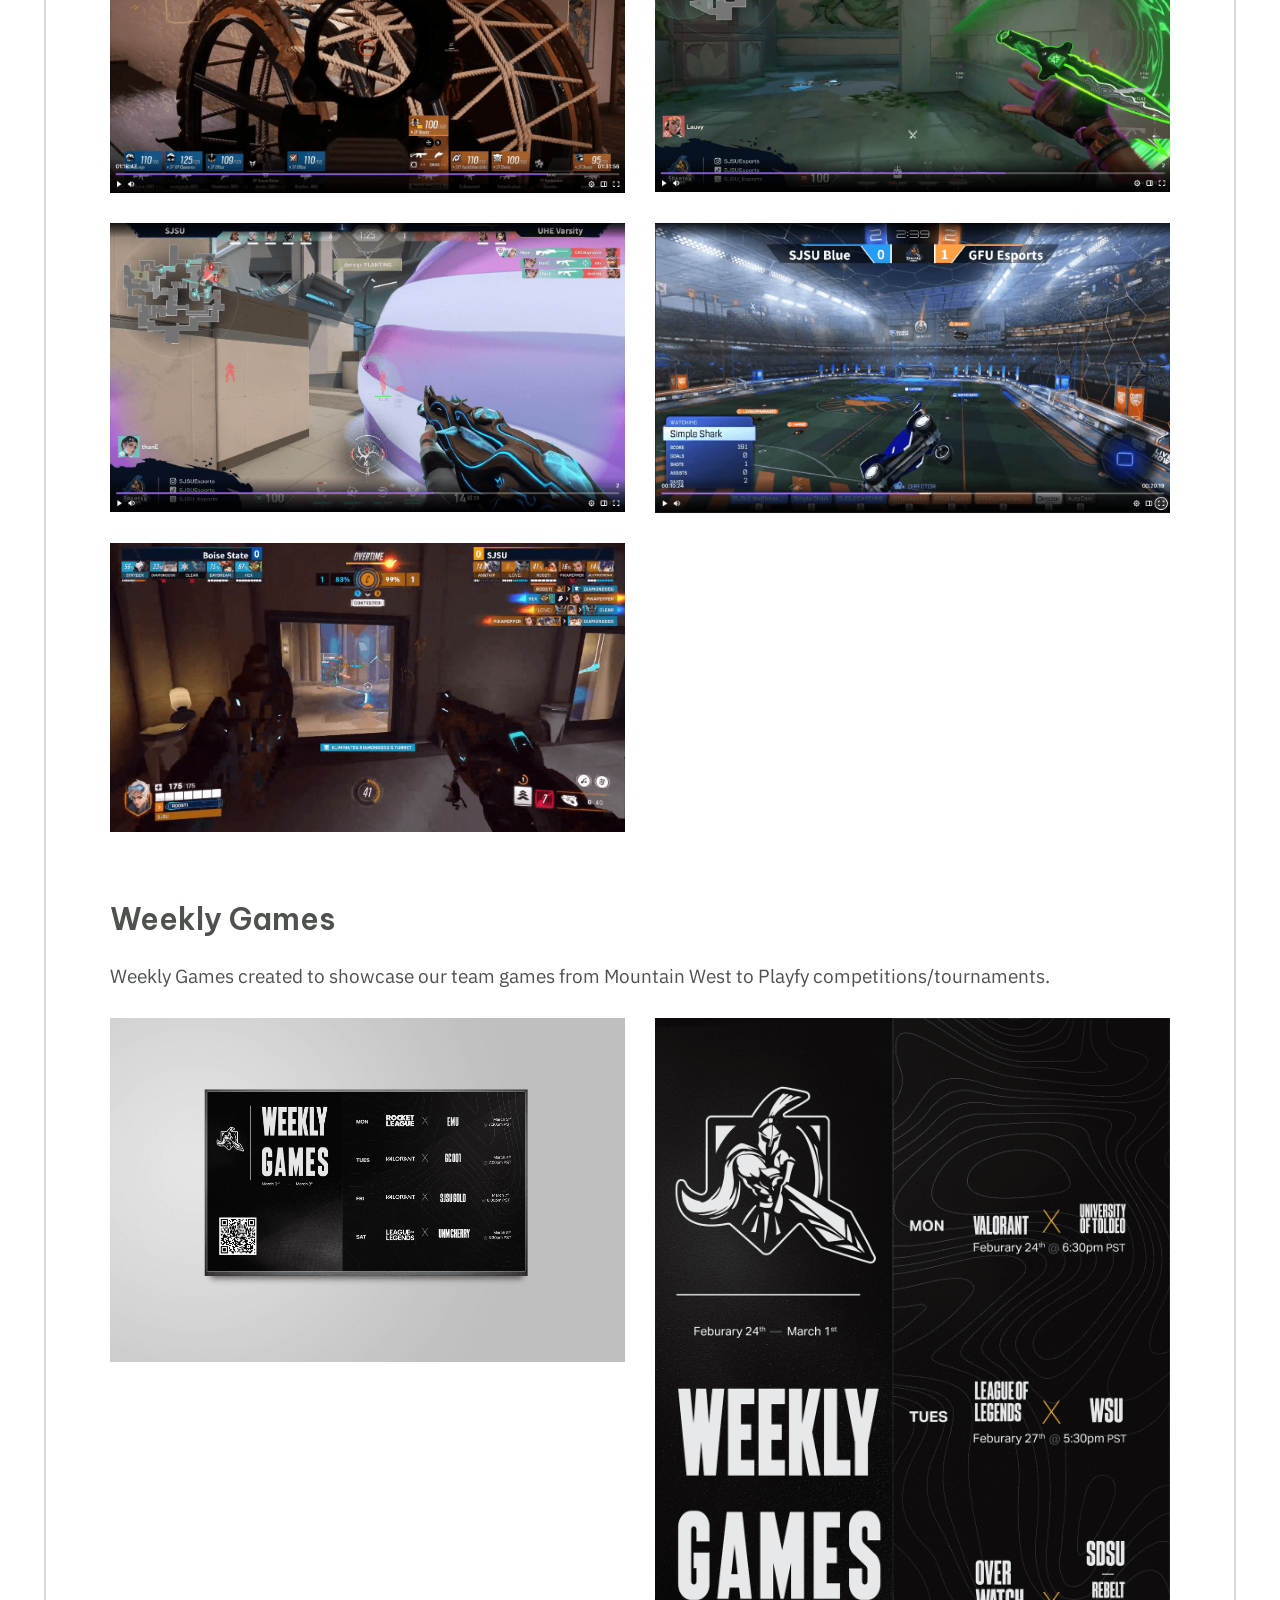
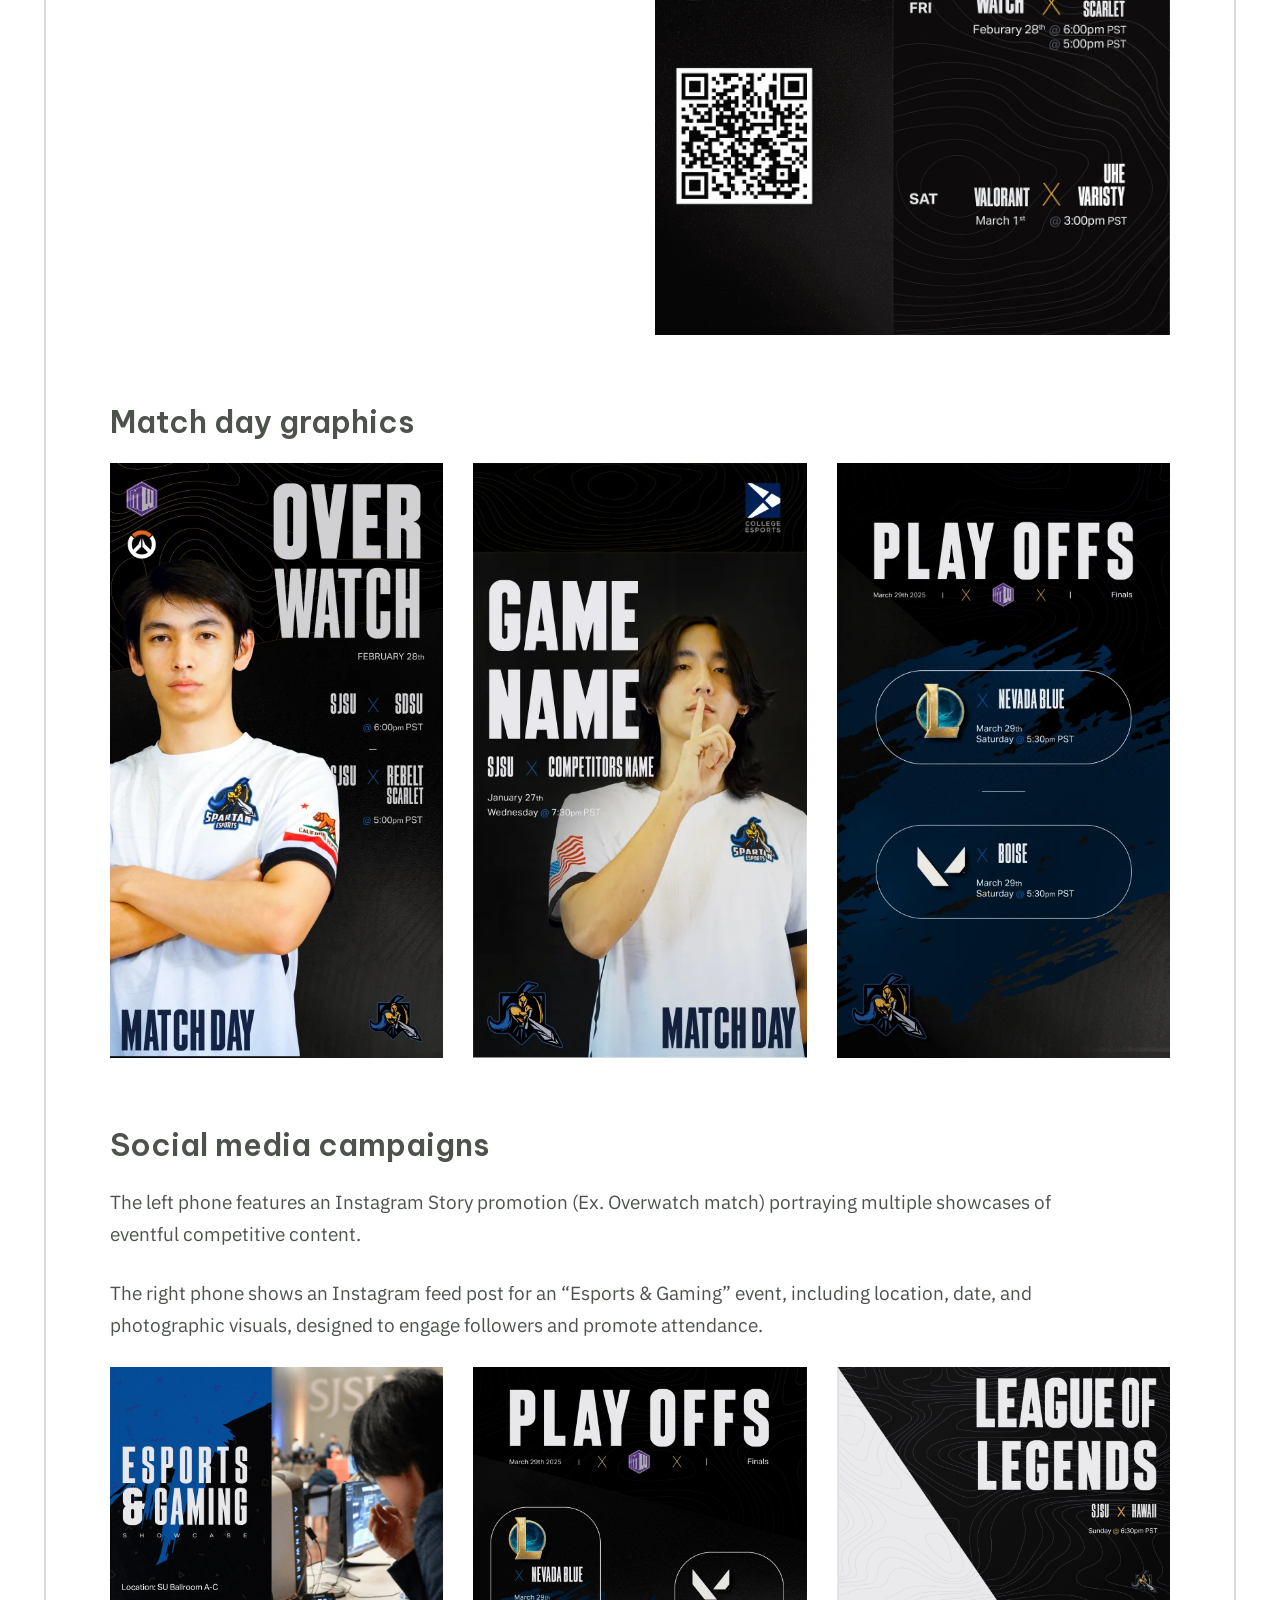
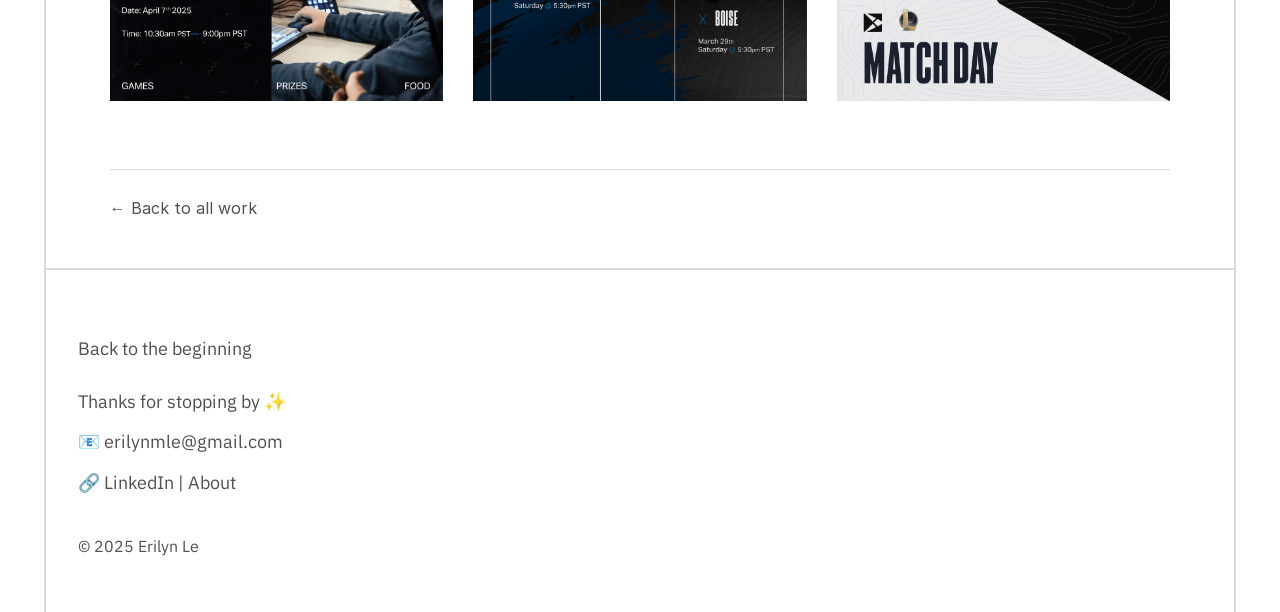
<file: sjsu-esports.html>
<!doctype html>
<html lang="en">
<head>
<meta charset="utf-8">
<meta name="viewport" content="width=device-width, initial-scale=1">
<title>SJSU Esports — Erilyn Le</title>
<meta name="description" content="Lead Graphic Designer, Esports Supervisor">
<link rel="stylesheet" href="fonts.css">
<link rel="stylesheet" href="styles.css">
<link rel="stylesheet" href="pages.css">
</head>
<body id="top">
<a class="skip-link" href="#main">Skip to content</a>
<div class="page-frame">
<header class="site-header">
      <a class="brand" href="index.html" aria-label="Erilyn Le — home"><svg class="brand-mark" aria-hidden="true" display="block" role="presentation" viewBox="0 0 24 24" xmlns="http://www.w3.org/2000/svg"><path d="M 0 3 C 0 1.343 1.343 0 3 0 C 4.657 0 6 1.343 6 3 C 6 4.657 4.657 6 3 6 C 1.343 6 0 4.657 0 3 Z" fill="transparent" stroke-linecap="round" stroke-linejoin="round" stroke-width="2" stroke="currentColor" transform="translate(9 9)"></path><path d="M 9 13.5 C 9 15.985 6.985 18 4.5 18 C 2.015 18 0 15.985 0 13.5 C 0 11.015 2.015 9 4.5 9 C 2.015 9 0 6.985 0 4.5 C 0 2.015 2.015 0 4.5 0 C 6.985 0 9 2.015 9 4.5 C 9 2.015 11.015 0 13.5 0 C 15.985 0 18 2.015 18 4.5 C 18 6.985 15.985 9 13.5 9 C 15.985 9 18 11.015 18 13.5 C 18 15.985 15.985 18 13.5 18 C 11.015 18 9 15.985 9 13.5" fill="transparent" stroke-linecap="round" stroke-linejoin="round" stroke-width="2" stroke="currentColor" transform="translate(3 3)"></path><path d="M 0 0 L 0 1.5" fill="transparent" stroke-linecap="round" stroke-linejoin="round" stroke-width="2" stroke="currentColor" transform="translate(12 7.5)"></path><path d="M 0 0 L 1.5 0" fill="transparent" stroke-linecap="round" stroke-linejoin="round" stroke-width="2" stroke="currentColor" transform="translate(7.5 12)"></path><path d="M 1.5 0 L 0 0" fill="transparent" stroke-linecap="round" stroke-linejoin="round" stroke-width="2" stroke="currentColor" transform="translate(15 12)"></path><path d="M 0 1.5 L 0 0" fill="transparent" stroke-linecap="round" stroke-linejoin="round" stroke-width="2" stroke="currentColor" transform="translate(12 15)"></path><path d="M 0 0 L 1.88 1.88" fill="transparent" stroke-linecap="round" stroke-linejoin="round" stroke-width="2" stroke="currentColor" transform="translate(8 8)"></path><path d="M 0 1.88 L 1.88 0" fill="transparent" stroke-linecap="round" stroke-linejoin="round" stroke-width="2" stroke="currentColor" transform="translate(14.12 8)"></path><path d="M 0 1.88 L 1.88 0" fill="transparent" stroke-linecap="round" stroke-linejoin="round" stroke-width="2" stroke="currentColor" transform="translate(8 14.12)"></path><path d="M 0 0 L 1.88 1.88" fill="transparent" stroke-linecap="round" stroke-linejoin="round" stroke-width="2" stroke="currentColor" transform="translate(14.12 14.12)"></path></svg></a>
      <nav class="main-nav" aria-label="Main navigation">
        <a href="about.html">About</a>
        <a href="https://acrobat.adobe.com/id/urn:aaid:sc:VA6C2:7dd42b29-eb09-4d13-b4a9-182cd345cfea" target="_blank" rel="noopener noreferrer">Resume</a>
        <a href="index.html#works">Works</a>
      </nav>
    </header>
<main id="main" class="case-page">
<div class="page-heading"><h1>SJSU Esports</h1><p class="page-subtitle">Lead Graphic Designer, Esports Supervisor</p></div>
<figure class="project-cover"><img src="assets/sjsu-esports-11.png" alt="SJSU Esports brand handbook and logo applications" width="2048" height="1365" loading="lazy"></figure><div class="project-overview"><dl><dt>Role</dt><dd>SJSU Esports Supervisor Lead &amp; Graphic Designer</dd><dt>Tools</dt><dd>Adobe Photoshop, Illustrator, After Effects, Lightroom</dd></dl><section class="case-section"><h2>Overview</h2><p>SJSU Esports represents San José State University in games like Overwatch, Valorant, and League of Legends. We host matches, gaming events, and recruitment drives to connect players and fans. Our content builds school spirit and strengthens our place in collegiate esports.</p></section></div><div class="strategy-grid"><section class="case-section"><h2>Goals</h2><ul><li>Increase event visibility and attendance</li><li>Create a reusable, on-brand social system (story/feed/reel)</li><li>Improve engagement (views, saves, shares) and posting speed</li></ul></section><section class="case-section"><h2>Challenge</h2><ul><li>Inconsistent posts across games, rushed turnarounds, and mixed-quality photos.</li><li>No reusable system; engagement and event visibility were uneven.</li></ul></section><section class="case-section"><h2>Solution</h2><ul><li>Built a modular template system (Story, Feed, Reel) in Photoshop/Illustrator.</li><li>Standardized brand kit (type, color, grids) + quick motion presets.</li></ul></section></div><section class="case-section"><h2>Logo Redesign</h2><p>On the left is the old SJSU Esports logo, which lacked clarity and recognition. On the right is the updated version, refined to maintain its original essence while improving shape and legibility.</p><div class="gallery logo-comparison"><figure class=""><img src="assets/sjsu-esports-08.png" alt="Original SJSU Esports logo" width="532" height="532" loading="lazy"><figcaption>Original logo</figcaption></figure><figure class=""><img src="assets/sjsu-esports-09.png" alt="Updated SJSU Esports logo" width="1920" height="1694" loading="lazy"><figcaption>Updated logo</figcaption></figure></div></section><section class="case-section"><h2>Brand handbook</h2><p>I updated the SJSU Esports handbook to align with the design team’s vision, enhancing visual appeal, inspiring creativity, and strengthening overall brand understanding.</p><div class="gallery"><figure class=""><img src="assets/sjsu-esports-07.png" alt="Spartan blue, yellow, gray, and navy color palette" width="1185" height="840" loading="lazy"></figure><figure class=""><img src="assets/sjsu-esports-10.png" alt="SJSU Esports supporting graphics and shapes" width="1189" height="835" loading="lazy"></figure></div></section><section class="case-section"><h2>Twitch overlays</h2><p>Twitch overlays designed to clearly match a variety of teams and show live scores, enhancing the viewing experience.</p><div class="gallery"><figure class=""><img src="assets/sjsu-esports-01.png" alt="SJSU Esports broadcast overlay example 1" width="1338" height="752" loading="lazy"></figure><figure class=""><img src="assets/sjsu-esports-02.png" alt="SJSU Esports broadcast overlay example 2" width="1336" height="750" loading="lazy"></figure><figure class=""><img src="assets/sjsu-esports-03.png" alt="SJSU Esports broadcast overlay example 3" width="1339" height="751" loading="lazy"></figure><figure class=""><img src="assets/sjsu-esports-04.png" alt="SJSU Esports broadcast overlay example 4" width="1340" height="754" loading="lazy"></figure><figure class=""><img src="assets/sjsu-esports-05.png" alt="SJSU Esports broadcast overlay example 5" width="1339" height="751" loading="lazy"></figure></div></section><section class="case-section"><h2>Weekly Games</h2><p>Weekly Games created to showcase our team games from Mountain West to Playfy competitions/tournaments.</p><div class="gallery"><figure class=""><img src="assets/sjsu-esports-12.png" alt="SJSU Esports weekly games schedule billboard" width="2048" height="1365" loading="lazy"></figure><figure class=""><img src="assets/sjsu-esports-16.png" alt="SJSU Esports weekly games schedule poster" width="1152" height="2048" loading="lazy"></figure></div></section><section class="case-section"><h2>Match day graphics</h2><div class="gallery three-up"><figure class=""><img src="assets/sjsu-esports-13.webp" alt="Overwatch match day Instagram story" width="490" height="873" loading="lazy"></figure><figure class=""><img src="assets/sjsu-esports-14.webp" alt="Match day story design with a player portrait" width="490" height="873" loading="lazy"></figure><figure class=""><img src="assets/sjsu-esports-15.webp" alt="League of Legends playoffs story graphic" width="490" height="873" loading="lazy"></figure></div></section><section class="case-section"><h2>Social media campaigns</h2><p>The left phone features an Instagram Story promotion (Ex. Overwatch match) portraying multiple showcases of eventful competitive content.</p><p>The right phone shows an Instagram feed post for an “Esports &amp; Gaming” event, including location, date, and photographic visuals, designed to engage followers and promote attendance.</p><div class="gallery three-up"><figure class=""><img src="assets/sjsu-esports-18.png" alt="SJSU Esports and Gaming event poster" width="2048" height="2048" loading="lazy"></figure><figure class=""><img src="assets/sjsu-esports-19.png" alt="League of Legends playoff bracket graphic" width="2048" height="2048" loading="lazy"></figure><figure class=""><img src="assets/sjsu-esports-20.png" alt="League of Legends match day post" width="2048" height="2048" loading="lazy"></figure></div></section>
<p class="return-link"><a href="index.html#works">← Back to all work</a></p>
</main>
<footer class="site-footer">
      <a class="back-link" href="#top">Back to the beginning</a>
      <p>Thanks for stopping by ✨</p>
      <p>📧 <a href="mailto:erilynmle@gmail.com">erilynmle@gmail.com</a></p>
      <p>🔗 <a href="https://www.linkedin.com/feed/" target="_blank" rel="noopener noreferrer">LinkedIn</a> | <a href="about.html">About</a></p>
      <p class="copyright">© 2025 Erilyn Le</p>
    </footer>
</div>
</body>
</html>
</file>
<file: fonts.css>
@font-face {
  font-family: "Anuphan";
  src: url("assets/anuphan-400.woff2") format("woff2");
  font-style: normal;
  font-weight: 400;
  font-display: swap;
}

@font-face {
  font-family: "Inter";
  src: url("assets/inter-400.woff2") format("woff2");
  font-style: normal;
  font-weight: 400;
  font-display: swap;
}

@font-face {
  font-family: "Be Vietnam Pro";
  src: url("assets/be-vietnam-pro-600.woff2") format("woff2");
  font-style: normal;
  font-weight: 600;
  font-display: swap;
}

@font-face {
  font-family: "Be Vietnam Pro";
  src: url("assets/be-vietnam-pro-500.woff2") format("woff2");
  font-style: normal;
  font-weight: 500;
  font-display: swap;
}
</file>
<file: styles.css>
/* Edit these values to change the site's palette and spacing. */
:root {
  --paper: #ffffff;
  --ink: #4d524d;
  --accent: #72c971;
  --rule: #d9d9d9;
  --page-gutter: clamp(20px, 3.4vw, 65px);
  --inner-gutter: clamp(22px, 2.55vw, 49px);
}

* { box-sizing: border-box; }
html { color-scheme: light; }
body {
  margin: 0;
  background: var(--paper);
  color: var(--ink);
  font-family: "Inter", Arial, sans-serif;
  font-size: 16px;
  line-height: 1.5;
}
a { color: inherit; text-decoration: none; }
a:hover { text-decoration: underline; text-underline-offset: 5px; }
a:focus-visible { outline: 2px solid #347a33; outline-offset: 6px; }
.skip-link {
  position: absolute;
  left: 24px;
  top: -100px;
  padding: 10px 16px;
  background: white;
  z-index: 10;
}
.skip-link:focus { top: 12px; }
.page-frame {
  margin-inline: var(--page-gutter);
  border-inline: 2px solid var(--rule);
}

/* Header: original green mark and three navigation links. */
.site-header {
  min-height: 75px;
  padding-inline: var(--inner-gutter);
  display: flex;
  align-items: center;
  justify-content: space-between;
  gap: 24px;
  border-bottom: 2px solid var(--rule);
}
.brand { display: inline-flex; color: var(--accent); flex: 0 0 auto; }
.brand-mark { width: 44px; height: 44px; display: block; }
.main-nav { display: flex; align-items: center; gap: 19px; }
.main-nav a { padding-block: 12px; font-size: 15px; }

/* The former animated title is now ordinary editable text. */
.hero {
  min-height: clamp(510px, 69vh, 710px);
  padding: 25px var(--inner-gutter) 70px;
  display: grid;
  grid-template-rows: auto 1fr;
}
h1 {
  margin: 0;
  max-width: 510px;
  font-size: clamp(22px, 2vw, 30px);
  font-weight: 400;
  line-height: 1.5;
  letter-spacing: -0.02em;
}
.designer-statement {
  align-self: center;
  justify-self: center;
  margin: 30px 0 0;
  padding-block: 30px;
  color: #000;
  font-family: "Times New Roman", Times, serif;
  font-size: clamp(35px, 4.1vw, 66px);
  font-weight: 400;
  line-height: 1.25;
  text-align: center;
}
.designer-statement span { margin-inline: 0.22em; letter-spacing: 0.07em; }

/* Five projects share one row on desktop and wrap on smaller screens. */
.project-list {
  display: grid;
  grid-template-columns: 1.25fr 1fr 1.3fr 1fr 1fr;
  gap: 24px;
  padding: 24px var(--inner-gutter) 35px;
  border-bottom: 2px solid var(--rule);
  scroll-margin-top: 24px;
}
.project { display: block; min-width: 0; font-family: "Be Vietnam Pro", Arial, sans-serif; }
.project h2 {
  font-size: 19px;
  font-weight: 600;
  line-height: 1.2;
  margin: 0 0 7px;
  overflow-wrap: anywhere;
}
.project p { margin: 0; font-size: 14px; font-weight: 500; line-height: 1.4; }
.project:hover { text-decoration: none; }
.project:hover h2 { text-decoration: underline; text-underline-offset: 5px; }

.site-footer {
  padding: 65px var(--inner-gutter) 40px;
  font-family: "Anuphan", "Inter", Arial, sans-serif;
  font-size: 18px;
  line-height: 1.6;
}
.back-link { display: inline-block; margin-bottom: 24px; }
.site-footer p { margin: 0 0 12px; }
.site-footer .copyright { margin-top: 36px; font-size: 16px; }

@media (max-width: 1000px) {
  .project-list { grid-template-columns: repeat(3, minmax(0, 1fr)); gap: 30px 24px; }
  .hero { min-height: 510px; }
}
@media (max-width: 600px) {
  :root { --page-gutter: 16px; --inner-gutter: 20px; }
  .site-header { min-height: 70px; gap: 12px; }
  .brand-mark { width: 32px; height: 32px; }
  .main-nav { gap: 14px; }
  .main-nav a { font-size: 14px; }
  .hero { min-height: 480px; padding-top: 36px; padding-bottom: 40px; }
  h1 { font-size: 24px; }
  .desktop-break { display: none; }
  .designer-statement { font-size: 40px; max-width: 320px; }
  .designer-statement span { margin-inline: 0; }
  .project-list { grid-template-columns: repeat(2, minmax(0, 1fr)); gap: 32px 18px; }
  .project h2 { font-size: 17px; }
  .site-footer { font-size: 16px; padding-top: 45px; overflow-wrap: anywhere; }
}
@media (max-width: 360px) {
  .site-header { flex-wrap: wrap; padding-block: 12px; }
  .project-list { grid-template-columns: 1fr; }
}
</file>
<file: pages.css>
/* Shared layout for the six static portfolio pages. */
.case-page {
  max-width: 1450px;
  margin-inline: auto;
  padding: 64px clamp(22px, 5vw, 96px) 48px;
}
.page-heading { margin-bottom: 42px; }
.page-heading h1 {
  max-width: none;
  margin: 0 0 12px;
  font-family: "Be Vietnam Pro", "Inter", Arial, sans-serif;
  font-weight: 600;
  font-size: clamp(34px, 4vw, 62px);
  line-height: 1.15;
  letter-spacing: -0.035em;
}
.page-subtitle { font-size: clamp(17px, 1.55vw, 23px); margin: 0; }
.case-page figure { margin: 0; }
.case-page img { display: block; max-width: 100%; width: 100%; height: auto; }
.case-page figcaption { font-size: 14px; margin-top: 12px; line-height: 1.5; }
.project-cover { margin-bottom: 60px !important; }
.project-cover img { max-height: 730px; object-fit: contain; }
.project-cover.skyline img { max-height: none; }
.project-overview {
  display: grid;
  grid-template-columns: minmax(200px, 0.8fr) minmax(0, 1.8fr);
  gap: clamp(32px, 5vw, 86px);
  margin-block: 52px;
}
.project-overview dl { margin: 0; font-family: "Anuphan", "Inter", Arial, sans-serif; }
.project-overview dt { font-weight: 600; font-size: 18px; margin-bottom: 10px; }
.project-overview dd { font-size: 18px; line-height: 1.65; margin: 0 0 28px; }
.case-section { margin-block: 68px; }
.case-section h2 {
  font-family: "Be Vietnam Pro", "Inter", Arial, sans-serif;
  font-size: clamp(24px, 2.4vw, 36px);
  line-height: 1.25;
  font-weight: 600;
  margin: 0 0 22px;
}
.case-section h3 { font-weight: 600; font-size: 20px; margin: 0 0 16px; }
.case-section p, .case-section li {
  font-family: "Anuphan", "Inter", Arial, sans-serif;
  font-size: 19px;
  line-height: 1.7;
}
.case-section p { max-width: 960px; margin: 0 0 26px; }
.case-section ul { padding-left: 22px; margin: 0; }
.case-section li { margin-bottom: 12px; }
.project-overview .case-section { margin: 0; }
.project-overview h2 { font-size: 24px; }
.strategy-grid {
  display: grid;
  grid-template-columns: repeat(3, minmax(0, 1fr));
  gap: 36px;
  padding-block: 42px;
  margin-block: 40px 70px;
  border-block: 1px solid var(--rule);
}
.strategy-grid .case-section { margin: 0; }
.strategy-grid h2 { font-size: 22px; }
.strategy-grid li { font-size: 17px; }
.gallery { display: grid; grid-template-columns: repeat(2, minmax(0, 1fr)); gap: 30px; align-items: start; }
.gallery-single { grid-template-columns: 1fr; gap: 40px; }
.gallery-single img { max-height: 530px; object-fit: contain; }
.three-up { grid-template-columns: repeat(3, minmax(0, 1fr)); }
.highlight-gallery { grid-template-columns: repeat(5, minmax(0, 1fr)); text-align: center; gap: 24px; }
.social-pair { align-items: center; }
.social-pair img { max-height: 650px; object-fit: contain; }
.phone-example { max-width: 280px; margin: 38px auto 0 !important; }
.logo-comparison { max-width: 900px; margin-inline: auto; text-align: center; gap: 12%; }
.logo-comparison img { max-height: 380px; object-fit: contain; }
.publication-logo { max-width: 180px; margin: 64px auto 0 !important; }
.about-intro { display: grid; grid-template-columns: minmax(230px, 0.8fr) minmax(0, 1.2fr); gap: 65px; align-items: start; }
.about-intro .case-section:first-child { margin-top: 0; }
.portrait img { max-height: 740px; object-fit: contain; object-position: top; }
.experience-list { margin: 0; }
.experience-list > div {
  display: grid;
  grid-template-columns: 1fr 1.5fr 1fr;
  gap: 24px;
  padding-block: 24px;
  border-bottom: 1px solid var(--rule);
}
.experience-list dt { font-weight: 600; }
.experience-list dd { margin: 0; }
.experience-date { font-size: 14px; text-align: right; }
.skills-gallery { grid-template-columns: repeat(6, minmax(0, 1fr)); gap: 26px; text-align: center; }
.skills-gallery img { height: 70px; width: 70px; object-fit: contain; margin-inline: auto; }
.work-cta { font-size: 24px; margin-block: 45px; }
.return-link { border-top: 1px solid var(--rule); margin: 68px 0 0; padding-top: 26px; }
.case-page + .site-footer { border-top: 2px solid var(--rule); }
@media (max-width: 1050px) {
  .strategy-grid { grid-template-columns: 1fr; gap: 30px; }
  .strategy-grid li { font-size: 18px; }
  .about-intro { gap: 36px; }
  .experience-list > div { grid-template-columns: 1fr 1.3fr; }
  .experience-date { grid-column: 2; text-align: left; }
}
@media (max-width: 700px) {
  .case-page { padding-top: 40px; }
  .page-heading { margin-bottom: 30px; }
  .project-overview, .about-intro { grid-template-columns: 1fr; gap: 25px; }
  .project-overview { margin-block: 35px; }
  .project-overview dl { display: grid; grid-template-columns: 70px 1fr; gap: 14px 20px; }
  .project-overview dd, .project-overview dt { margin: 0; font-size: 16px; }
  .case-section { margin-block: 44px; }
  .case-section p, .case-section li { font-size: 17px; }
  .gallery, .three-up { grid-template-columns: 1fr; gap: 26px; }
  .highlight-gallery { grid-template-columns: repeat(3, minmax(0, 1fr)); gap: 20px; }
  .logo-comparison { grid-template-columns: repeat(2, minmax(0, 1fr)); gap: 20px; }
  .skills-gallery { grid-template-columns: repeat(3, minmax(0, 1fr)); }
  .skills-gallery img { width: 54px; height: 54px; }
  .portrait { max-width: 380px; margin-inline: auto !important; }
  .about-intro .case-section { margin-top: 28px; }
  .experience-list > div { grid-template-columns: 1fr; gap: 8px; }
  .experience-date { grid-column: auto; }
}
@media print {
  .case-page { padding: 24px; }
  .site-header, .site-footer, .return-link, .skip-link { display: none; }
  .page-frame { margin: 0; border: 0; }
  figure { break-inside: avoid; }
}
</file>
